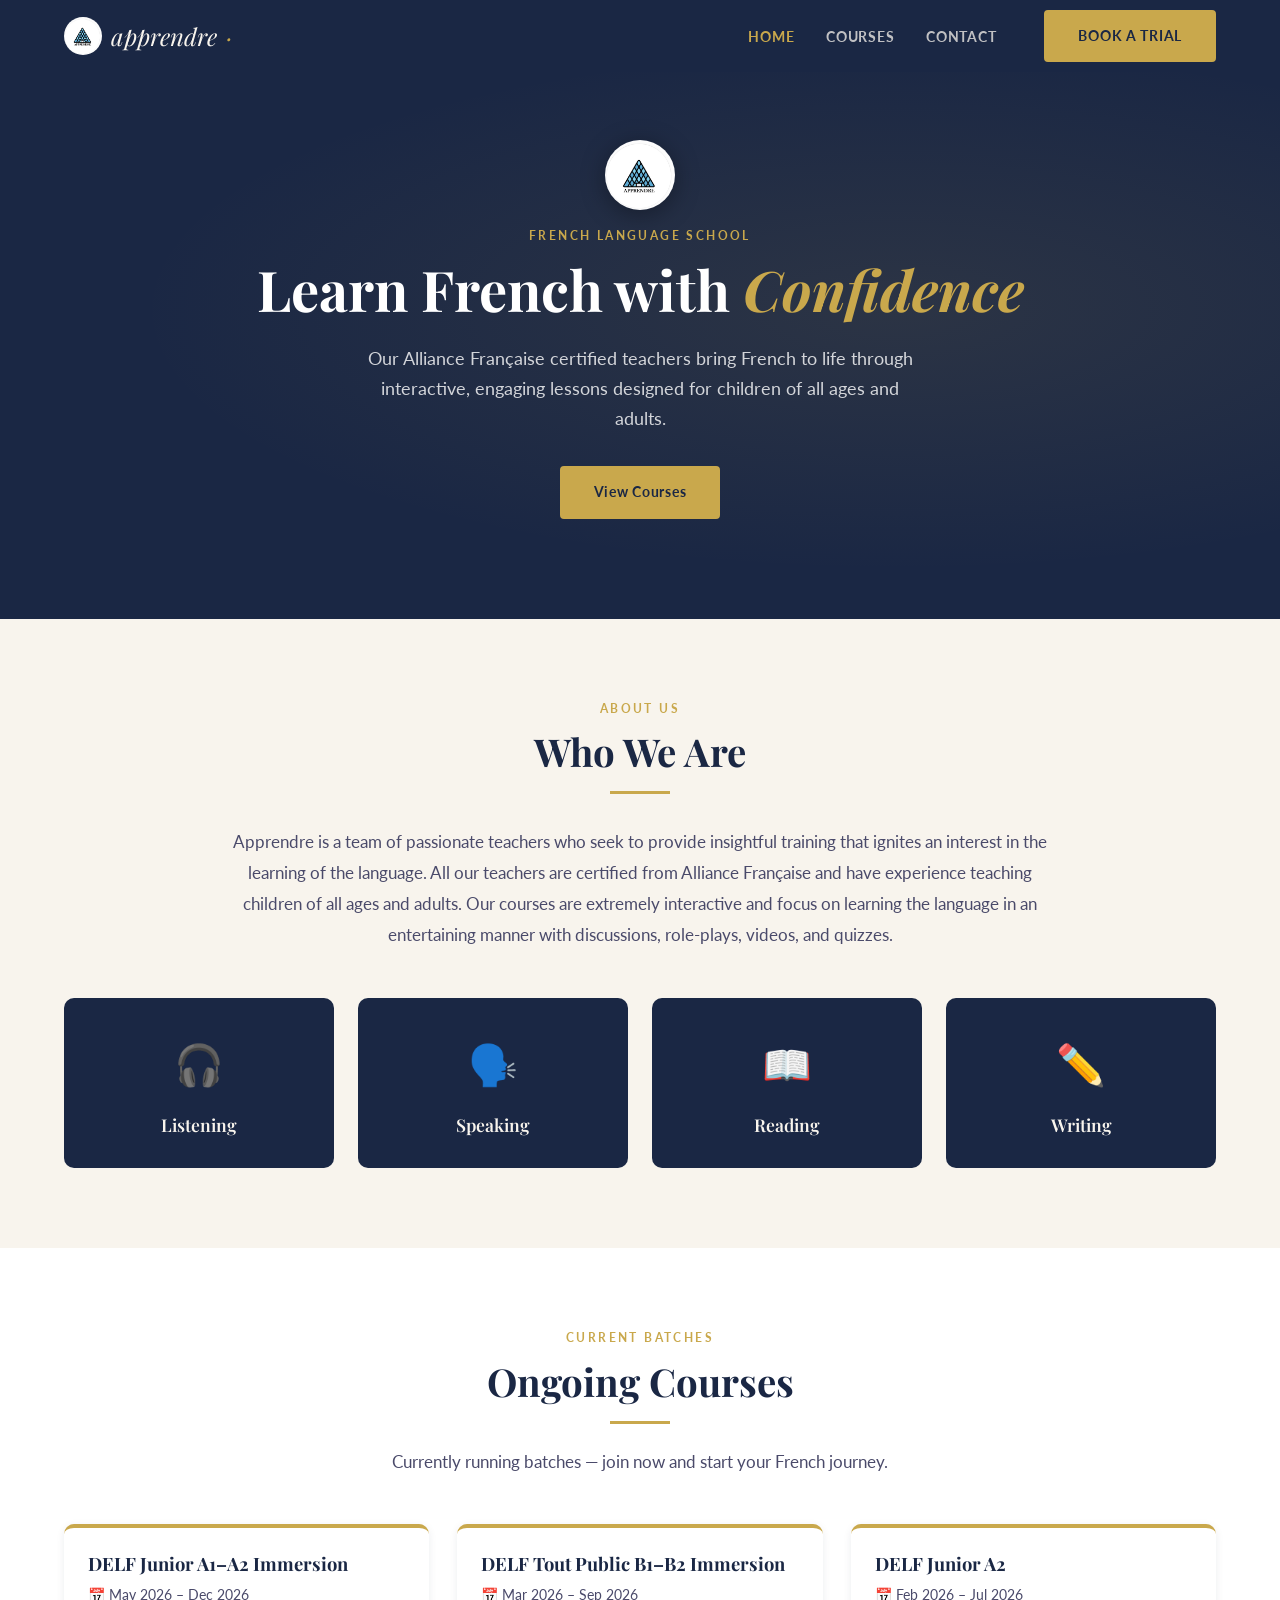
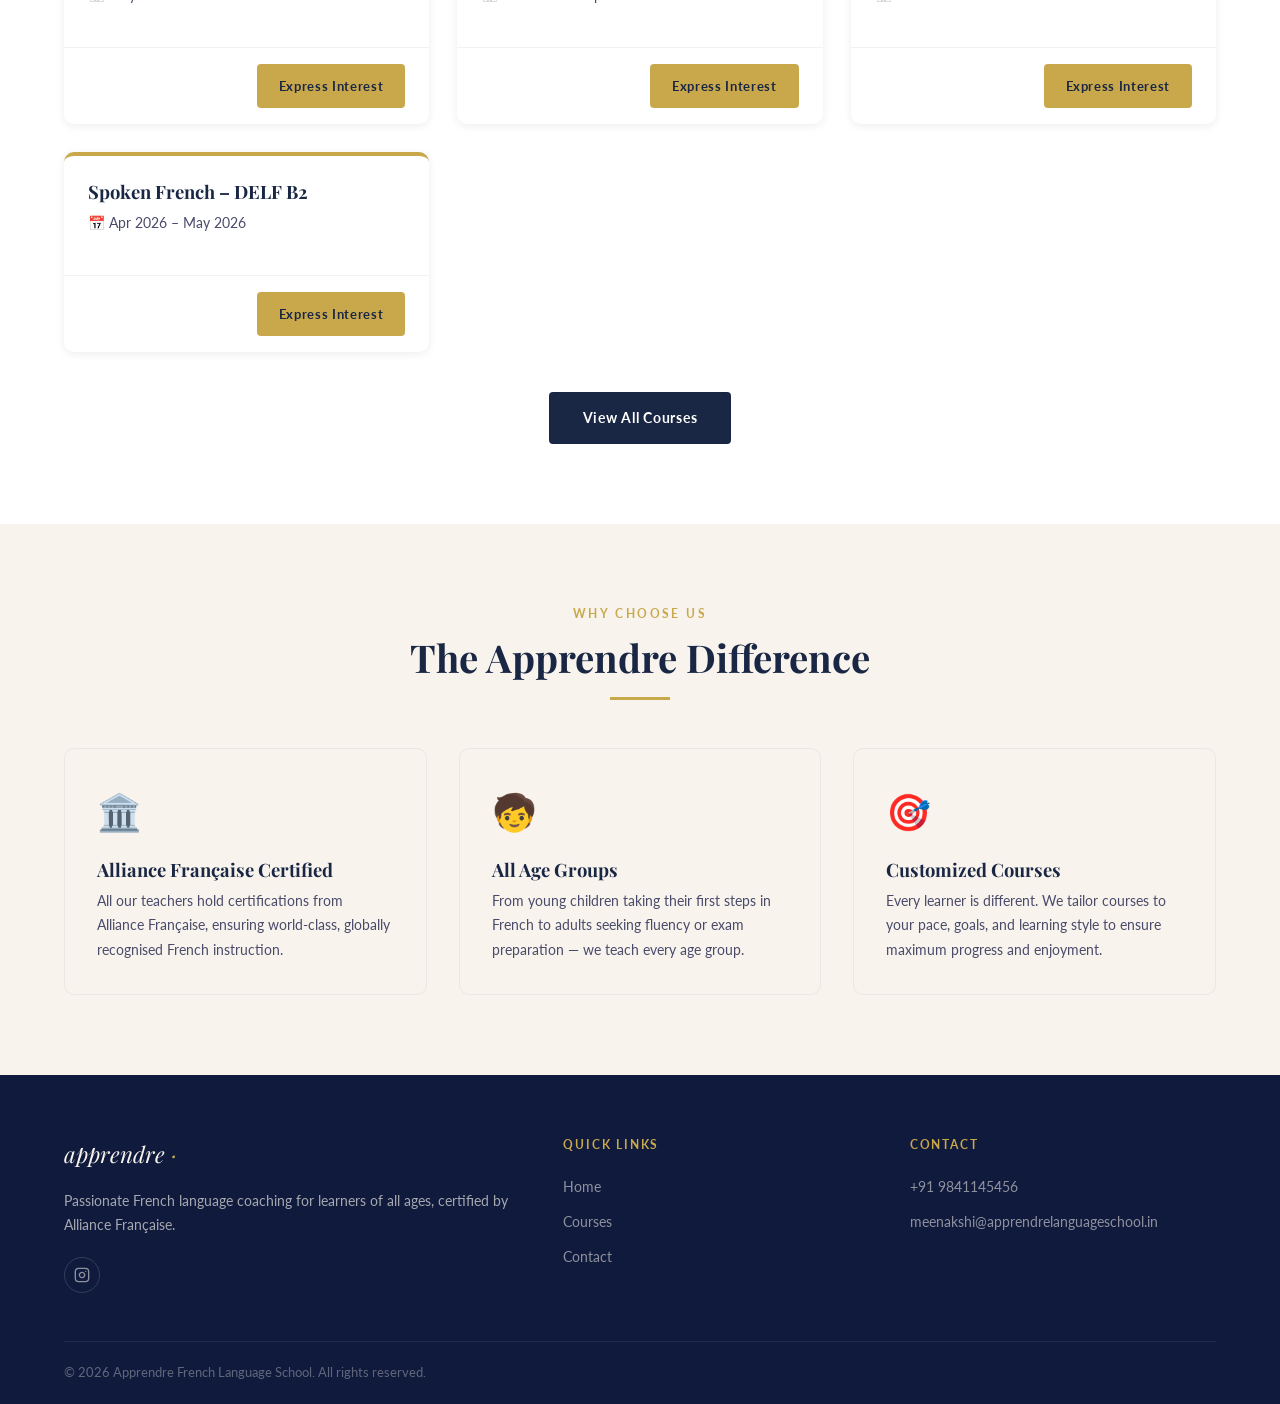
<file: index.html>
<!DOCTYPE html>
<html lang="en">
<head>
  <meta charset="UTF-8" />
  <meta name="viewport" content="width=device-width, initial-scale=1.0" />
  <title>Apprendre — French Language School</title>
  <meta name="description" content="Apprendre French Language School — Alliance Française certified teachers for children of all ages and adults." />
  <link rel="stylesheet" href="css/style.css?v=2" />
</head>
<body>

  <!-- Navigation -->
  <nav class="navbar" role="navigation" aria-label="Main navigation">
    <div class="container">
      <a href="index.html" class="navbar-brand">
        <img src="images/Logo%20post.jpg" alt="Apprendre logo" class="navbar-logo" />
        <em>apprendre</em> <span>·</span>
      </a>
      <ul class="navbar-links" role="list">
        <li><a href="index.html" class="active">Home</a></li>
        <li><a href="courses.html">Courses</a></li>
        <li><a href="contact.html">Contact</a></li>
        <li class="navbar-cta"><a href="contact.html" class="btn btn-primary">Book a Trial</a></li>
      </ul>
      <button class="hamburger" aria-label="Toggle menu" aria-expanded="false">
        <span></span><span></span><span></span>
      </button>
    </div>
  </nav>

  <!-- Hero -->
  <section class="hero" id="home" style="background-color:#1a2744">
    <div class="container hero-centered-content">
      <img src="images/Logo%20post.jpg" alt="Apprendre French Language School" class="hero-logo" />
      <p class="section-label">French Language School</p>
      <h1 class="hero-title">Learn French with <em>Confidence</em></h1>
      <p class="hero-description">
        Our Alliance Française certified teachers bring French to life through interactive, engaging lessons designed for children of all ages and adults.
      </p>
      <a href="courses.html" class="btn btn-primary">View Courses</a>
    </div>
  </section>

  <!-- About Us -->
  <section id="about">
    <div class="container">
      <div class="text-center">
        <p class="section-label">About Us</p>
        <h2 class="section-title">Who We Are</h2>
        <div class="divider"></div>
      </div>
      <p class="about-text">
        Apprendre is a team of passionate teachers who seek to provide insightful training that ignites an interest in the learning of the language. All our teachers are certified from Alliance Française and have experience teaching children of all ages and adults. Our courses are extremely interactive and focus on learning the language in an entertaining manner with discussions, role-plays, videos, and quizzes.
      </p>
      <div class="competencies-grid">
        <div class="competency-card">
          <div class="competency-icon">🎧</div>
          <h3>Listening</h3>
        </div>
        <div class="competency-card">
          <div class="competency-icon">🗣️</div>
          <h3>Speaking</h3>
        </div>
        <div class="competency-card">
          <div class="competency-icon">📖</div>
          <h3>Reading</h3>
        </div>
        <div class="competency-card">
          <div class="competency-icon">✏️</div>
          <h3>Writing</h3>
        </div>
      </div>
    </div>
  </section>

  <!-- Ongoing Courses Preview -->
  <section id="ongoing-courses">
    <div class="container">
      <div class="text-center">
        <p class="section-label">Current Batches</p>
        <h2 class="section-title">Ongoing Courses</h2>
        <div class="divider"></div>
        <p class="section-subtitle">Currently running batches — join now and start your French journey.</p>
      </div>
      <div class="courses-grid" id="ongoingCoursesPreview">
        <div style="grid-column:1/-1;text-align:center;padding:3rem;color:var(--text-light)">Loading courses…</div>
      </div>
      <div style="text-align:center;margin-top:2.5rem">
        <a href="courses.html" class="btn btn-navy">View All Courses</a>
      </div>
    </div>
  </section>

  <!-- Why Choose Us -->
  <section id="why">
    <div class="container">
      <div class="text-center">
        <p class="section-label">Why Choose Us</p>
        <h2 class="section-title">The Apprendre Difference</h2>
        <div class="divider"></div>
      </div>
      <div class="features-grid why-3col">
        <div class="feature-card">
          <div class="feature-icon">🏛️</div>
          <h3>Alliance Française Certified</h3>
          <p>All our teachers hold certifications from Alliance Française, ensuring world-class, globally recognised French instruction.</p>
        </div>
        <div class="feature-card">
          <div class="feature-icon">🧒</div>
          <h3>All Age Groups</h3>
          <p>From young children taking their first steps in French to adults seeking fluency or exam preparation — we teach every age group.</p>
        </div>
        <div class="feature-card">
          <div class="feature-icon">🎯</div>
          <h3>Customized Courses</h3>
          <p>Every learner is different. We tailor courses to your pace, goals, and learning style to ensure maximum progress and enjoyment.</p>
        </div>
      </div>
    </div>
  </section>

  <!-- Footer -->
  <footer class="footer">
    <div class="container">
      <div class="footer-grid footer-grid-3col">
        <div>
          <span class="footer-brand"><em>apprendre</em> <span>·</span></span>
          <p class="footer-tagline">Passionate French language coaching for learners of all ages, certified by Alliance Française.</p>
          <div class="social-links">
            <a href="#" class="social-link" aria-label="Instagram">
              <svg xmlns="http://www.w3.org/2000/svg" width="16" height="16" viewBox="0 0 24 24" fill="none" stroke="currentColor" stroke-width="2" stroke-linecap="round" stroke-linejoin="round"><rect x="2" y="2" width="20" height="20" rx="5" ry="5"/><path d="M16 11.37A4 4 0 1 1 12.63 8 4 4 0 0 1 16 11.37z"/><line x1="17.5" y1="6.5" x2="17.51" y2="6.5"/></svg>
            </a>
          </div>
        </div>
        <div>
          <p class="footer-heading">Quick Links</p>
          <ul class="footer-links">
            <li><a href="index.html">Home</a></li>
            <li><a href="courses.html">Courses</a></li>
            <li><a href="contact.html">Contact</a></li>
          </ul>
        </div>
        <div>
          <p class="footer-heading">Contact</p>
          <ul class="footer-links">
            <li><a href="tel:+919841145456">+91 9841145456</a></li>
            <li><a href="mailto:meenakshi@apprendrelanguageschool.in">meenakshi@apprendrelanguageschool.in</a></li>
          </ul>
        </div>
      </div>
      <div class="footer-bottom">
        <span>&copy; 2026 Apprendre French Language School. All rights reserved.</span>
      </div>
    </div>
  </footer>

  <script src="js/main.js"></script>
  <script src="js/courses-data.js"></script>
  <script src="js/courses.js"></script>
</body>
</html>
</file>
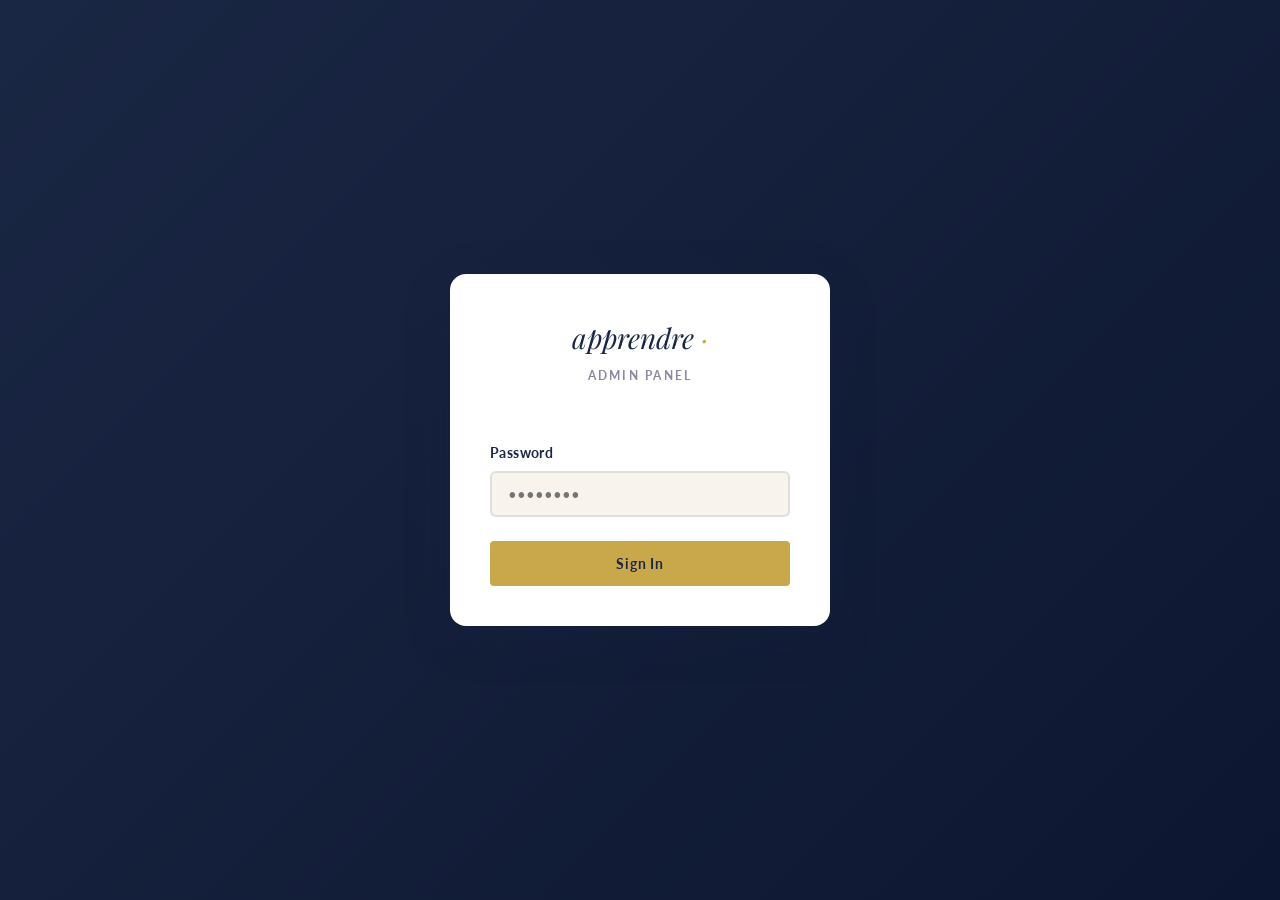
<file: admin.html>
<!DOCTYPE html>
<html lang="en">
<head>
  <meta charset="UTF-8" />
  <meta name="viewport" content="width=device-width, initial-scale=1.0" />
  <title>Admin — Apprendre</title>
  <!-- Prevent search engines from indexing this page -->
  <meta name="robots" content="noindex, nofollow" />
  <link rel="stylesheet" href="css/style.css?v=2" />
  <style>
    /* ── Admin layout ── */
    body { background: #eeeae4; margin: 0; padding: 0; }

    .admin-layout {
      display: grid;
      grid-template-columns: minmax(0, 1fr); /* sidebar is position:fixed, so it takes no grid column */
      min-height: 100vh;
    }

    /* ── Sidebar ── */
    .admin-sidebar {
      background: var(--navy);
      position: fixed;
      top: 0; left: 0;
      height: 100vh;
      width: 240px;
      display: flex;
      flex-direction: column;
      overflow-y: auto;
      z-index: 100;
      transform: none; /* style.css hides this sidebar on small screens; this page has no toggle */
    }

    .sidebar-logo {
      padding: 1.5rem 1.75rem 1.25rem;
      border-bottom: 1px solid rgba(201,168,76,.15);
      font-family: 'Playfair Display', serif;
      font-size: 1.3rem;
      color: var(--cream);
      font-style: italic;
      letter-spacing: .01em;
    }
    .sidebar-logo span { color: var(--gold); }
    .sidebar-logo small {
      display: block;
      font-family: 'Lato', sans-serif;
      font-size: .68rem;
      font-style: normal;
      font-weight: 700;
      letter-spacing: .18em;
      text-transform: uppercase;
      color: rgba(248,244,237,.35);
      margin-top: .2rem;
    }

    .sidebar-nav { padding: 1.25rem 0; flex: 1; }
    .sidebar-nav-label {
      font-size: .68rem; font-weight: 700; letter-spacing: .18em;
      text-transform: uppercase; color: rgba(248,244,237,.3);
      padding: 1rem 1.75rem .4rem;
    }
    .sidebar-nav a {
      display: flex; align-items: center; gap: .7rem;
      padding: .7rem 1.75rem;
      color: rgba(248,244,237,.6);
      font-size: .875rem; font-weight: 400;
      transition: all var(--transition);
      text-decoration: none;
    }
    .sidebar-nav a:hover, .sidebar-nav a.active {
      background: rgba(201,168,76,.1);
      color: var(--gold);
      border-right: 3px solid var(--gold);
    }
    .sidebar-nav .nav-icon { font-size: 1rem; flex-shrink: 0; }

    .sidebar-bottom {
      border-top: 1px solid rgba(255,255,255,.07);
      padding: .75rem 0;
    }
    .sidebar-bottom a {
      display: flex; align-items: center; gap: .7rem;
      padding: .65rem 1.75rem;
      color: rgba(248,244,237,.5);
      font-size: .875rem;
      transition: color var(--transition);
      text-decoration: none;
    }
    .sidebar-bottom a:hover { color: var(--gold); }

    /* ── Main content ── */
    .admin-main {
      margin-left: 240px;
      display: flex;
      flex-direction: column;
      min-height: 100vh;
    }

    .admin-topbar {
      background: var(--white);
      padding: 1rem 2rem;
      display: flex;
      align-items: center;
      justify-content: space-between;
      box-shadow: 0 1px 0 rgba(26,39,68,.07);
      position: sticky;
      top: 0;
      z-index: 50;
    }
    .admin-topbar h1 { font-size: 1.25rem; color: var(--navy); }
    .topbar-user {
      display: flex; align-items: center; gap: .75rem;
      font-size: .85rem; color: var(--text-light);
    }
    .topbar-avatar {
      width: 34px; height: 34px; border-radius: 50%;
      background: var(--navy);
      display: flex; align-items: center; justify-content: center;
      color: var(--gold);
      font-family: 'Playfair Display', serif;
      font-weight: 700; font-size: 1rem;
    }

    .admin-content { padding: 2rem; flex: 1; }

    .admin-section { display: none; }
    .admin-section.active { display: block; }

    /* ── Stat cards ── */
    .stats-grid {
      display: grid;
      grid-template-columns: repeat(auto-fit, minmax(180px, 1fr));
      gap: 1.25rem;
      margin-bottom: 2rem;
    }
    .stat-card {
      background: var(--white); border-radius: 10px;
      padding: 1.5rem; box-shadow: var(--shadow-sm);
      display: flex; align-items: center; gap: 1rem;
    }
    .stat-card-icon {
      width: 48px; height: 48px; border-radius: 10px;
      display: flex; align-items: center; justify-content: center;
      font-size: 1.4rem; flex-shrink: 0;
    }
    .icon-navy  { background: rgba(26,39,68,.08); }
    .icon-gold  { background: rgba(201,168,76,.12); }
    .icon-blue  { background: rgba(59,130,246,.1); }
    .icon-amber { background: rgba(234,179,8,.1); }
    .stat-card-value {
      font-family: 'Playfair Display', serif;
      font-size: 1.75rem; color: var(--navy); line-height: 1;
    }
    .stat-card-label { font-size: .78rem; color: var(--text-light); margin-top: .2rem; }

    /* ── Table card ── */
    .table-card {
      background: var(--white);
      border-radius: 10px;
      box-shadow: var(--shadow-sm);
      overflow: hidden;
    }
    .table-card-header {
      display: flex; align-items: center; justify-content: space-between;
      padding: 1.1rem 1.5rem;
      border-bottom: 1px solid rgba(26,39,68,.06);
      flex-wrap: wrap; gap: .75rem;
    }
    .table-card-header h3 { font-size: 1rem; color: var(--navy); }

    .table-card-actions { display: flex; gap: .6rem; align-items: center; }

    .table-wrap { overflow-x: auto; }

    table { width: 100%; border-collapse: collapse; }
    thead th {
      font-size: .72rem; font-weight: 700; letter-spacing: .1em;
      text-transform: uppercase; color: var(--text-light);
      padding: .75rem 1.25rem; text-align: left;
      background: rgba(26,39,68,.02);
      border-bottom: 1px solid rgba(26,39,68,.06);
      white-space: nowrap;
    }
    tbody td {
      padding: .9rem 1.25rem;
      font-size: .875rem; color: var(--text-mid);
      border-bottom: 1px solid rgba(26,39,68,.04);
      vertical-align: middle;
    }
    tbody tr:last-child td { border-bottom: none; }
    tbody tr:hover { background: rgba(201,168,76,.03); }

    .course-title-cell strong { color: var(--navy); font-size: .9rem; display: block; }
    .course-title-cell span   { font-size: .78rem; color: var(--text-light); }

    /* ── Inline badges ── */
    .badge-sm {
      display: inline-block; padding: .15rem .55rem; border-radius: 20px;
      font-size: .68rem; font-weight: 700; letter-spacing: .04em; text-transform: uppercase;
    }
    .badge-sm.delf            { background: rgba(201,168,76,.14); color: #7a5500; }
    .badge-sm.casual          { background: rgba(34,197,94,.1);   color: #166534; }
    .badge-sm.school-tutoring { background: rgba(139,92,246,.1);  color: #5b21b6; }
    .badge-sm.tef             { background: rgba(59,130,246,.1);  color: #1e40af; }
    .badge-sm.type-ongoing-batch { background: rgba(26,39,68,.08); color: var(--navy); }
    .badge-sm.type-individual    { background: rgba(59,130,246,.08); color: #1e40af; }
    .badge-sm.type-upcoming      { background: rgba(234,179,8,.1);  color: #92400e; }

    .badge-open   { background: rgba(34,197,94,.12); color: #166534; }
    .badge-closed { background: rgba(239,68,68,.08); color: #b91c1c; }

    /* ── Action buttons ── */
    .action-btns { display: flex; gap: .4rem; }
    .action-btn {
      padding: .28rem .65rem; font-size: .75rem;
      border-radius: 4px; cursor: pointer;
      border: 1px solid transparent; font-weight: 700;
      transition: all var(--transition); font-family: 'Lato', sans-serif;
    }
    .action-btn-edit   { background: rgba(26,39,68,.07); color: var(--navy); border-color: rgba(26,39,68,.1); }
    .action-btn-delete { background: rgba(239,68,68,.07); color: #b91c1c;    border-color: rgba(239,68,68,.12); }
    .action-btn-edit:hover   { background: var(--navy); color: var(--white); }
    .action-btn-delete:hover { background: #b91c1c; color: var(--white); }

    /* ── Toggle switch ── */
    .toggle-wrap { display: flex; align-items: center; gap: .75rem; }
    .toggle-wrap label { font-size: .875rem; color: var(--text-mid); font-weight: 400; cursor: pointer; }
    .toggle { position: relative; display: inline-block; width: 44px; height: 24px; flex-shrink: 0; }
    .toggle input { opacity: 0; width: 0; height: 0; }
    .toggle-slider {
      position: absolute; cursor: pointer; inset: 0;
      background: rgba(26,39,68,.15); border-radius: 24px; transition: .2s;
    }
    .toggle-slider::before {
      content: ''; position: absolute;
      height: 18px; width: 18px; left: 3px; bottom: 3px;
      background: var(--white); border-radius: 50%; transition: .2s;
      box-shadow: 0 1px 3px rgba(0,0,0,.2);
    }
    .toggle input:checked + .toggle-slider { background: var(--gold); }
    .toggle input:checked + .toggle-slider::before { transform: translateX(20px); }

    /* ── JSON Export Panel ── */
    .json-panel {
      margin-top: 2rem;
      background: var(--white);
      border-radius: 10px;
      box-shadow: var(--shadow-sm);
      overflow: hidden;
    }
    .json-panel-header {
      display: flex; align-items: center; justify-content: space-between;
      padding: 1.1rem 1.5rem;
      border-bottom: 1px solid rgba(26,39,68,.07);
    }
    .json-panel-header h3 { font-size: 1rem; color: var(--navy); }
    .json-close {
      background: none; border: none; font-size: 1.5rem;
      cursor: pointer; color: var(--text-light); line-height: 1;
      padding: 0; transition: color var(--transition);
    }
    .json-close:hover { color: var(--navy); }
    .json-note {
      background: rgba(201,168,76,.07);
      border-left: 4px solid var(--gold);
      padding: 1rem 1.5rem;
      font-size: .875rem;
      color: var(--text-mid);
      line-height: 1.65;
    }
    .json-note strong { color: var(--navy); }
    .unsaved-note {
      font-family: 'Lato', sans-serif;
      font-size: .78rem;
      font-weight: 700;
      color: #b7791f;
      margin-left: .5rem;
      vertical-align: middle;
    }
    .token-steps {
      font-size: .85rem;
      color: var(--text-mid);
      line-height: 1.6;
      margin: 0 0 1.25rem 1.25rem;
    }
    .token-steps li { margin-bottom: .35rem; }
    .json-note code {
      background: rgba(26,39,68,.08);
      padding: .1rem .35rem;
      border-radius: 3px;
      font-size: .85em;
      color: var(--navy);
    }
    .json-textarea {
      display: block;
      width: 100%;
      height: 340px;
      font-family: 'Courier New', Courier, monospace;
      font-size: .8rem;
      padding: 1.25rem 1.5rem;
      border: none;
      border-top: 1px solid rgba(26,39,68,.07);
      border-bottom: 1px solid rgba(26,39,68,.07);
      resize: vertical;
      color: var(--text-dark);
      background: rgba(26,39,68,.015);
      outline: none;
      line-height: 1.55;
      box-sizing: border-box;
    }
    .json-actions {
      display: flex; gap: .75rem;
      padding: 1.1rem 1.5rem;
      justify-content: flex-end;
    }

    /* ── Login overlay ── */
    #loginOverlay {
      position: fixed; inset: 0;
      background: linear-gradient(135deg, var(--navy) 0%, #0d1630 100%);
      display: flex; align-items: center; justify-content: center;
      z-index: 9999; padding: 1rem;
    }
    #loginBox {
      background: var(--white);
      border-radius: 16px;
      padding: 2.5rem;
      width: 100%;
      max-width: 380px;
      box-shadow: var(--shadow-lg);
    }
    .login-logo {
      text-align: center;
      margin-bottom: 2rem;
    }
    .login-logo .brand {
      font-family: 'Playfair Display', serif;
      font-size: 1.75rem;
      color: var(--navy);
      font-style: italic;
    }
    .login-logo .brand span { color: var(--gold); }
    .login-logo p {
      font-size: .78rem;
      font-weight: 700;
      letter-spacing: .18em;
      text-transform: uppercase;
      color: var(--text-light);
      margin-top: .2rem;
    }

    .login-error {
      font-size: .82rem;
      color: #b91c1c;
      text-align: center;
      min-height: 1.2em;
      margin-bottom: .5rem;
    }

    @keyframes shake {
      0%, 100% { transform: translateX(0); }
      20%       { transform: translateX(-8px); }
      40%       { transform: translateX(8px); }
      60%       { transform: translateX(-5px); }
      80%       { transform: translateX(5px); }
    }
    .shake { animation: shake .45s ease; }

    /* ── Modal ── */
    .modal-overlay {
      position: fixed; inset: 0;
      background: rgba(10,15,30,.6);
      z-index: 2000;
      display: none; align-items: center; justify-content: center; padding: 1rem;
    }
    .modal-overlay.open { display: flex; }
    .modal {
      background: var(--white); border-radius: 12px;
      width: 100%; max-width: 580px;
      max-height: 90vh; overflow-y: auto;
      box-shadow: var(--shadow-lg);
    }
    .modal-header {
      display: flex; align-items: center; justify-content: space-between;
      padding: 1.35rem 1.75rem;
      border-bottom: 1px solid rgba(26,39,68,.08);
      position: sticky; top: 0; background: var(--white); z-index: 1;
    }
    .modal-header h3 { font-size: 1.15rem; color: var(--navy); }
    .modal-close {
      background: none; border: none; font-size: 1.5rem;
      cursor: pointer; color: var(--text-light); line-height: 1; padding: 0;
    }
    .modal-close:hover { color: var(--navy); }
    .modal-body { padding: 1.75rem; }
    .modal-footer {
      padding: 1.1rem 1.75rem;
      border-top: 1px solid rgba(26,39,68,.08);
      display: flex; justify-content: flex-end; gap: .6rem;
    }

    /* ── Responsive ── */
    @media (max-width: 768px) {
      .admin-layout { grid-template-columns: 1fr; }
      .admin-sidebar { width: 100%; height: auto; position: relative; }
      .admin-main { margin-left: 0; }
    }
  </style>
</head>
<body>

  <!-- ════════════════════════════════════════════════
       LOGIN OVERLAY
       Stored as SHA-256: 0495c2807471a7ac98d62ff6d716cfb844ec7304da061660eccb9801cb75e054
       To change password: run sha256('new-password') in DevTools and update PASS_HASH below
  ═════════════════════════════════════════════════ -->
  <div id="loginOverlay">
    <div id="loginBox">
      <div class="login-logo">
        <div class="brand"><em>apprendre</em> <span>·</span></div>
        <p>Admin Panel</p>
      </div>
      <form id="loginForm" novalidate autocomplete="off">
        <div class="login-error" id="loginError"></div>
        <div class="form-group">
          <label for="adminPass">Password</label>
          <input type="password" id="adminPass" placeholder="••••••••"
            autocomplete="current-password" required />
        </div>
        <button type="submit" class="btn btn-primary" style="width:100%;margin-top:.25rem" id="loginBtn">
          Sign In
        </button>
      </form>
    </div>
  </div>

  <!-- ════════════════════════════════════════════════
       ADMIN SHELL (hidden until authenticated)
  ═════════════════════════════════════════════════ -->
  <div class="admin-layout" id="adminShell" style="visibility:hidden">

    <!-- Sidebar -->
    <aside class="admin-sidebar">
      <div class="sidebar-logo">
        <em>apprendre</em> <span>·</span>
        <small>Admin Panel</small>
      </div>
      <nav class="sidebar-nav">
        <p class="sidebar-nav-label">Main</p>
        <a href="#" data-section="dashboardSection" class="active">
          <span class="nav-icon">📊</span> Dashboard
        </a>
        <a href="#" data-section="coursesSection">
          <span class="nav-icon">📚</span> Courses
        </a>
      </nav>
      <div class="sidebar-bottom">
        <a href="index.html" target="_blank" rel="noopener">
          <span class="nav-icon">🌐</span> View Site
        </a>
        <a href="#" onclick="forgetToken(); return false;">
          <span class="nav-icon">🔑</span> Forget GitHub Token
        </a>
        <a href="#" onclick="logout(); return false;">
          <span class="nav-icon">🚪</span> Sign Out
        </a>
      </div>
    </aside>

    <!-- Main -->
    <main class="admin-main">

      <div class="admin-topbar">
        <h1 id="adminPageTitle">Dashboard</h1>
        <div class="topbar-user">
          <span>Logged in as Admin</span>
          <div class="topbar-avatar">A</div>
        </div>
      </div>

      <div class="admin-content">

        <!-- ── Dashboard ── -->
        <div class="admin-section active" id="dashboardSection">
          <div class="stats-grid">
            <div class="stat-card">
              <div class="stat-card-icon icon-navy">📚</div>
              <div>
                <div class="stat-card-value" id="statTotal">—</div>
                <div class="stat-card-label">Total Courses</div>
              </div>
            </div>
            <div class="stat-card">
              <div class="stat-card-icon icon-gold">▶</div>
              <div>
                <div class="stat-card-value" id="statOngoing">—</div>
                <div class="stat-card-label">Ongoing Batches</div>
              </div>
            </div>
            <div class="stat-card">
              <div class="stat-card-icon icon-blue">👤</div>
              <div>
                <div class="stat-card-value" id="statIndividual">—</div>
                <div class="stat-card-label">Individual Classes</div>
              </div>
            </div>
            <div class="stat-card">
              <div class="stat-card-icon icon-amber">🔜</div>
              <div>
                <div class="stat-card-value" id="statUpcoming">—</div>
                <div class="stat-card-label">Upcoming</div>
              </div>
            </div>
          </div>

          <div class="table-card">
            <div class="table-card-header">
              <h3>All Courses — Quick View</h3>
              <button class="btn btn-navy" onclick="switchSection('coursesSection')"
                style="padding:.4rem 1rem;font-size:.8rem">Manage →</button>
            </div>
            <div class="table-wrap">
              <table>
                <thead>
                  <tr>
                    <th>Title</th>
                    <th>Category</th>
                    <th>Type</th>
                    <th>Admissions</th>
                  </tr>
                </thead>
                <tbody id="dashCoursesBody">
                  <tr><td colspan="4" style="text-align:center;padding:2rem;color:var(--text-light)">Loading…</td></tr>
                </tbody>
              </table>
            </div>
          </div>
        </div>

        <!-- ── Courses ── -->
        <div class="admin-section" id="coursesSection">
          <div class="table-card">
            <div class="table-card-header">
              <h3>All Courses <span class="unsaved-note" id="unsavedNote" hidden>● Unpublished changes</span></h3>
              <div class="table-card-actions">
                <button class="btn btn-primary" onclick="openAddModal()"
                  style="padding:.5rem 1.1rem;font-size:.85rem">+ Add New Course</button>
                <button class="btn btn-navy" onclick="publishCourses()" id="publishBtn"
                  style="padding:.5rem 1.1rem;font-size:.85rem">🚀 Publish to Website</button>
                <button class="btn btn-outline" onclick="generateJson()"
                  style="padding:.5rem 1.1rem;font-size:.85rem;color:var(--navy);border-color:rgba(26,39,68,.2)">⬇ Generate File</button>
              </div>
            </div>
            <div class="table-wrap">
              <table>
                <thead>
                  <tr>
                    <th>Title</th>
                    <th>Category</th>
                    <th>Type</th>
                    <th>Date Range</th>
                    <th>Admissions</th>
                    <th>Actions</th>
                  </tr>
                </thead>
                <tbody id="adminCoursesBody">
                  <tr><td colspan="6" style="text-align:center;padding:2rem;color:var(--text-light)">Loading…</td></tr>
                </tbody>
              </table>
            </div>
          </div>

          <!-- ════════════════════════════════════════
               EXPORT PANEL (manual fallback for "Publish to Website")
               NOTE FOR DEVELOPERS:
               GitHub Pages serves static files — there is no server-side write capability.
               "Publish to Website" commits js/courses-data.js through the GitHub API using a
               token kept in this browser. Without a token, publish manually:
                 1. Download the file using the button below
                 2. Replace js/courses-data.js in your repository
                    (drag-and-drop on GitHub.com → your repo → js/ folder works perfectly)
                 3. Commit the change — the live site will update automatically.
          ══════════════════════════════════════════ -->
          <div id="jsonPanel" style="display:none">
            <div class="json-panel">
              <div class="json-panel-header">
                <h3>Generated courses-data.js</h3>
                <button class="json-close" onclick="closeJsonPanel()" aria-label="Close">&times;</button>
              </div>
              <div class="json-note">
                <strong>ℹ GitHub Pages is static</strong> — this panel cannot write files directly to the server.
                To save your changes, download the file below and commit <code>js/courses-data.js</code>
                to your repository. On GitHub.com you can drag-and-drop the file onto the
                <code>js/</code> folder in your repo to replace it in one step.
              </div>
              <textarea id="jsonOutput" class="json-textarea" readonly spellcheck="false"
                aria-label="Generated courses-data.js content"></textarea>
              <div class="json-actions">
                <button class="btn btn-outline" onclick="copyJson()"
                  style="color:var(--navy);border-color:rgba(26,39,68,.2)">
                  Copy to Clipboard
                </button>
                <button class="btn btn-primary" onclick="downloadJson()">
                  ⬇ Download courses-data.js
                </button>
              </div>
            </div>
          </div>

        </div>
      </div><!-- /admin-content -->
    </main>
  </div><!-- /admin-layout -->

  <!-- ════════════════════════════════════════════════
       COURSE EDIT / ADD MODAL
  ═════════════════════════════════════════════════ -->
  <div class="modal-overlay" id="courseModal" role="dialog" aria-modal="true" aria-labelledby="courseModalTitle">
    <div class="modal">
      <div class="modal-header">
        <h3 id="courseModalTitle">Add New Course</h3>
        <button class="modal-close" onclick="closeCourseModal()" aria-label="Close">&times;</button>
      </div>
      <div class="modal-body">
        <form id="courseForm" novalidate>
          <!-- Hidden: stores the ID when editing -->
          <input type="hidden" id="fId" />

          <div class="form-group">
            <label for="fTitle">Title *</label>
            <input type="text" id="fTitle" required placeholder="e.g. DELF Junior A2" />
          </div>

          <div class="form-row">
            <div class="form-group">
              <label for="fCategory">Category *</label>
              <select id="fCategory">
                <option value="delf">DELF</option>
                <option value="tef">TEF / TCF</option>
                <option value="school-tutoring">School Tutoring</option>
                <option value="casual">Casual French</option>
              </select>
            </div>
            <div class="form-group">
              <label for="fType">Type *</label>
              <select id="fType">
                <option value="ongoing-batch">Ongoing Batch</option>
                <option value="individual">Individual Class</option>
                <option value="upcoming">Upcoming</option>
              </select>
            </div>
          </div>

          <div class="form-row">
            <div class="form-group">
              <label for="fStart">Start Date</label>
              <input type="month" id="fStart" />
            </div>
            <div class="form-group">
              <label for="fEnd">End Date</label>
              <input type="month" id="fEnd" />
            </div>
          </div>

          <div class="form-group">
            <label for="fDesc">Description *</label>
            <textarea id="fDesc" rows="4" required
              placeholder="Describe the course content, goals, and structure…"></textarea>
          </div>

          <div class="form-row">
            <div class="form-group">
              <label for="fAgeGroup">Age Group *</label>
              <select id="fAgeGroup">
                <option value="junior">Junior (children)</option>
                <option value="adult">Adult</option>
                <option value="all">All ages</option>
                <option value="school">School students</option>
              </select>
            </div>
            <div class="form-group" style="display:flex;flex-direction:column;justify-content:flex-end">
              <label style="margin-bottom:.6rem">Open for Admissions</label>
              <div class="toggle-wrap">
                <label class="toggle" aria-label="Open for admissions toggle">
                  <input type="checkbox" id="fAdmission" />
                  <span class="toggle-slider"></span>
                </label>
                <label for="fAdmission" style="cursor:pointer">Currently accepting students</label>
              </div>
            </div>
          </div>

        </form>
      </div>
      <div class="modal-footer">
        <button type="button" class="btn btn-outline" onclick="closeCourseModal()"
          style="color:var(--navy);border-color:rgba(26,39,68,.2)">Cancel</button>
        <button type="submit" form="courseForm" class="btn btn-primary">Save Course</button>
      </div>
    </div>
  </div>

  <!-- ════════════════════════════════════════════════
       GITHUB TOKEN MODAL (shown on first publish)
  ═════════════════════════════════════════════════ -->
  <div class="modal-overlay" id="tokenModal" role="dialog" aria-modal="true" aria-labelledby="tokenModalTitle">
    <div class="modal">
      <div class="modal-header">
        <h3 id="tokenModalTitle">Connect to GitHub</h3>
        <button class="modal-close" onclick="closeTokenModal()" aria-label="Close">&times;</button>
      </div>
      <div class="modal-body">
        <form id="tokenForm" novalidate>
          <p style="font-size:.9rem;margin-bottom:1rem">
            Publishing saves your changes straight to the website. It needs a GitHub access token,
            which is remembered in this browser only. One-time setup:
          </p>
          <ol class="token-steps">
            <li>Open <a href="https://github.com/settings/personal-access-tokens/new" target="_blank" rel="noopener">GitHub → New fine-grained token</a> (sign in as <strong>rajkallamadi</strong>).</li>
            <li><strong>Token name:</strong> Apprendre admin. <strong>Expiration:</strong> your choice (e.g. 1 year).</li>
            <li><strong>Repository access:</strong> Only select repositories → <strong>apprendre</strong>.</li>
            <li><strong>Permissions → Repository permissions → Contents:</strong> Read and write.</li>
            <li>Click <strong>Generate token</strong>, copy it and paste it below.</li>
          </ol>
          <div class="form-group">
            <label for="tokenInput">GitHub token *</label>
            <input type="password" id="tokenInput" placeholder="github_pat_…" autocomplete="off" spellcheck="false" />
          </div>
          <div class="login-error" id="tokenError"></div>
          <p style="font-size:.8rem;color:var(--text-light)">
            Only use this on your own computer. Anyone using this browser can publish until you
            click <strong>Forget GitHub Token</strong> in the sidebar.
          </p>
        </form>
      </div>
      <div class="modal-footer">
        <button type="button" class="btn btn-outline" onclick="closeTokenModal()"
          style="color:var(--navy);border-color:rgba(26,39,68,.2)">Cancel</button>
        <button type="submit" form="tokenForm" class="btn btn-primary" id="tokenSaveBtn">Save &amp; Publish</button>
      </div>
    </div>
  </div>

  <script src="js/courses-data.js"></script>
  <script>
    /* ============================================================
       ADMIN PANEL — all logic self-contained (no external JS deps)
       SHA-256 hash stored below. To change password:
         1. Open DevTools console (F12)
         2. Run: sha256('your-new-password').then(h => console.log(h))
         3. Replace PASS_HASH with the result
    ============================================================ */

    const PASS_HASH = '0495c2807471a7ac98d62ff6d716cfb844ec7304da061660eccb9801cb75e054';

    /* ── State ── */
    let adminCourses = [];
    let editingId    = null;

    /* ── SHA-256 via Web Crypto API ── */
    async function sha256(str) {
      const buf = await crypto.subtle.digest('SHA-256', new TextEncoder().encode(str));
      return Array.from(new Uint8Array(buf))
        .map(b => b.toString(16).padStart(2, '0'))
        .join('');
    }

    /* ── Login form ── */
    document.getElementById('loginForm').addEventListener('submit', async e => {
      e.preventDefault();
      const btn = document.getElementById('loginBtn');
      const errEl = document.getElementById('loginError');
      errEl.textContent = '';
      btn.textContent = 'Checking…';
      btn.disabled = true;

      const entered = document.getElementById('adminPass').value;
      const hash    = await sha256(entered);

      if (hash === PASS_HASH) {
        sessionStorage.setItem('admin_auth', '1');
        document.getElementById('loginOverlay').style.display = 'none';
        showShell();
        loadCourses();
      } else {
        const box = document.getElementById('loginBox');
        box.classList.add('shake');
        setTimeout(() => box.classList.remove('shake'), 500);
        errEl.textContent = 'Incorrect password. Please try again.';
        document.getElementById('adminPass').value = '';
        document.getElementById('adminPass').focus();
        btn.textContent = 'Sign In';
        btn.disabled = false;
      }
    });

    function showShell() {
      document.getElementById('adminShell').style.visibility = 'visible';
    }

    function logout() {
      sessionStorage.removeItem('admin_auth');
      location.reload();
    }

    /* ── Load courses from js/courses-data.js (same file the public site reads) ──
       The site copy can lag a recent publish by a few minutes, so the latest
       committed version is then fetched from GitHub and used instead. */
    async function loadCourses() {
      if (window.COURSES_DATA) {
        adminCourses = window.COURSES_DATA.courses;
        renderDashboard();
        renderCoursesTable();
      }
      try {
        const latest = parseDataFile(await fetchDataFile());
        if (!isDirty && JSON.stringify(latest) !== JSON.stringify(adminCourses)) {
          adminCourses = latest;
          renderDashboard();
          renderCoursesTable();
        }
      } catch (err) {
        console.warn('Could not fetch latest courses from GitHub:', err);
        if (!window.COURSES_DATA) showToast('Could not load js/courses-data.js', 'error');
      }
    }

    /* ── Unpublished-changes tracking ── */
    let isDirty = false;
    function setDirty(dirty) {
      isDirty = dirty;
      document.getElementById('unsavedNote').hidden = !dirty;
    }
    window.addEventListener('beforeunload', e => {
      if (isDirty) { e.preventDefault(); e.returnValue = ''; }
    });

    /* ── GitHub publishing ── */
    const GH_REPO   = 'rajkallamadi/apprendre';
    const GH_BRANCH = 'main';
    const GH_PATH   = 'js/courses-data.js';
    const GH_API    = `https://api.github.com/repos/${GH_REPO}`;
    const TOKEN_KEY = 'apprendre_gh_token';
    let memToken    = null; // used when localStorage is unavailable

    function getToken() {
      try { return localStorage.getItem(TOKEN_KEY) || memToken; } catch { return memToken; }
    }
    function setToken(token) {
      memToken = token;
      try {
        if (token) localStorage.setItem(TOKEN_KEY, token);
        else localStorage.removeItem(TOKEN_KEY);
      } catch { /* memory only */ }
    }
    function forgetToken() {
      setToken(null);
      showToast('GitHub token removed from this browser.', 'success');
    }

    function ghHeaders(token, extra = {}) {
      const h = { Accept: 'application/vnd.github+json', 'X-GitHub-Api-Version': '2022-11-28', ...extra };
      if (token) h.Authorization = `Bearer ${token}`;
      return h;
    }

    async function fetchDataFile() {
      const res = await fetch(`${GH_API}/contents/${GH_PATH}?ref=${GH_BRANCH}`, {
        headers: ghHeaders(getToken(), { Accept: 'application/vnd.github.raw+json' }),
        cache: 'no-store',
      });
      if (!res.ok) throw new Error(`GitHub ${res.status}`);
      return res.text();
    }

    function parseDataFile(text) {
      const json = text.slice(text.indexOf('{'), text.lastIndexOf('}') + 1);
      return JSON.parse(json).courses;
    }

    function buildDataFile() {
      const json = JSON.stringify({ courses: adminCourses }, null, 2);
      return '/* ============================================================\n' +
             '   courses-data.js — course catalogue (edit here to update)\n' +
             '   ============================================================ */\n' +
             `window.COURSES_DATA = ${json};\n`;
    }

    function toBase64(str) {
      const bytes = new TextEncoder().encode(str);
      let bin = '';
      for (let i = 0; i < bytes.length; i++) bin += String.fromCharCode(bytes[i]);
      return btoa(bin);
    }

    class PublishError extends Error {
      constructor(message, badToken = false) { super(message); this.badToken = badToken; }
    }

    function explainStatus(status) {
      if (status === 401) return new PublishError('GitHub did not accept the token (it may be wrong or expired).', true);
      if (status === 403 || status === 404)
        return new PublishError(`The token is not allowed to change files in ${GH_REPO}. Check it has Contents: Read and write for the apprendre repository.`, true);
      if (status === 409 || status === 422) return new PublishError('The file changed on GitHub while publishing. Please try again.');
      return new PublishError(`GitHub returned an error (${status}). Please try again.`);
    }

    async function commitDataFile(token) {
      let res;
      try {
        res = await fetch(`${GH_API}/contents/${GH_PATH}?ref=${GH_BRANCH}`, { headers: ghHeaders(token), cache: 'no-store' });
      } catch { throw new PublishError('Could not reach GitHub. Check your internet connection.'); }
      if (!res.ok) throw explainStatus(res.status);
      const { sha } = await res.json();

      try {
        res = await fetch(`${GH_API}/contents/${GH_PATH}`, {
          method: 'PUT',
          headers: ghHeaders(token, { 'Content-Type': 'application/json' }),
          body: JSON.stringify({
            message: 'Update courses from admin panel',
            content: toBase64(buildDataFile()),
            sha,
            branch: GH_BRANCH,
          }),
        });
      } catch { throw new PublishError('Could not reach GitHub. Check your internet connection.'); }
      if (!res.ok) throw explainStatus(res.status);
    }

    async function publishCourses() {
      const token = getToken();
      if (!token) { openTokenModal(); return; }

      const btn = document.getElementById('publishBtn');
      const label = btn.textContent;
      btn.textContent = 'Publishing…';
      btn.disabled = true;
      try {
        await commitDataFile(token);
        setDirty(false);
        showToast('Published! The website will show the changes in a few minutes.', 'success');
      } catch (err) {
        if (err.badToken) {
          setToken(null);
          openTokenModal(err.message);
        } else {
          showToast(err.message || 'Publishing failed.', 'error');
        }
      } finally {
        btn.textContent = label;
        btn.disabled = false;
      }
    }

    function openTokenModal(message = '') {
      document.getElementById('tokenInput').value = '';
      document.getElementById('tokenError').textContent = message;
      document.getElementById('tokenModal').classList.add('open');
      setTimeout(() => document.getElementById('tokenInput').focus(), 60);
    }
    function closeTokenModal() {
      document.getElementById('tokenModal').classList.remove('open');
    }
    document.getElementById('tokenModal').addEventListener('click', e => {
      if (e.target === e.currentTarget) closeTokenModal();
    });

    document.getElementById('tokenForm').addEventListener('submit', async e => {
      e.preventDefault();
      const token = document.getElementById('tokenInput').value.trim();
      const errEl = document.getElementById('tokenError');
      if (!token) { errEl.textContent = 'Please paste your GitHub token.'; return; }

      const btn = document.getElementById('tokenSaveBtn');
      btn.textContent = 'Checking…';
      btn.disabled = true;
      errEl.textContent = '';
      try {
        let res;
        try {
          res = await fetch(GH_API, { headers: ghHeaders(token), cache: 'no-store' });
        } catch { throw new PublishError('Could not reach GitHub. Check your internet connection.'); }
        if (!res.ok) throw explainStatus(res.status);
        const repo = await res.json();
        if (!repo.permissions || !repo.permissions.push) throw explainStatus(403);

        setToken(token);
        closeTokenModal();
        publishCourses();
      } catch (err) {
        errEl.textContent = err.message;
      } finally {
        btn.innerHTML = 'Save &amp; Publish';
        btn.disabled = false;
      }
    });

    /* ── Labels ── */
    const CAT_LABELS  = { delf: 'DELF', casual: 'Casual French', 'school-tutoring': 'School Tutoring', tef: 'TEF / TCF' };
    const TYPE_LABELS = { 'ongoing-batch': 'Ongoing Batch', individual: 'Individual', upcoming: 'Upcoming' };

    /* ── Dashboard ── */
    function renderDashboard() {
      document.getElementById('statTotal').textContent      = adminCourses.length;
      document.getElementById('statOngoing').textContent    = adminCourses.filter(c => c.type === 'ongoing-batch').length;
      document.getElementById('statIndividual').textContent = adminCourses.filter(c => c.type === 'individual').length;
      document.getElementById('statUpcoming').textContent   = adminCourses.filter(c => c.type === 'upcoming').length;

      const tbody = document.getElementById('dashCoursesBody');
      tbody.innerHTML = adminCourses.map(c => `
        <tr>
          <td><strong style="color:var(--navy)">${c.title}</strong></td>
          <td><span class="badge-sm ${c.category}">${CAT_LABELS[c.category] || c.category}</span></td>
          <td><span class="badge-sm type-${c.type}">${TYPE_LABELS[c.type] || c.type}</span></td>
          <td>
            <span class="badge badge-sm ${c.openForAdmission ? 'badge-open badge-active' : 'badge-closed badge-inactive'}">
              ${c.openForAdmission ? 'Open' : 'Closed'}
            </span>
          </td>
        </tr>`).join('');
    }

    /* ── Courses table ── */
    function renderCoursesTable() {
      const tbody = document.getElementById('adminCoursesBody');
      if (adminCourses.length === 0) {
        tbody.innerHTML = '<tr><td colspan="6" style="text-align:center;padding:2rem;color:var(--text-light)">No courses yet. Click "+ Add New Course" to begin.</td></tr>';
        return;
      }
      tbody.innerHTML = adminCourses.map(c => `
        <tr>
          <td class="course-title-cell">
            <strong>${c.title}</strong>
            <span>${truncate(c.description, 60)}</span>
          </td>
          <td><span class="badge-sm ${c.category}">${CAT_LABELS[c.category] || c.category}</span></td>
          <td><span class="badge-sm type-${c.type}">${TYPE_LABELS[c.type] || c.type}</span></td>
          <td style="white-space:nowrap;font-size:.82rem">${fmtDateRange(c.startDate, c.endDate)}</td>
          <td>
            <span class="badge ${c.openForAdmission ? 'badge-active' : 'badge-inactive'}">
              ${c.openForAdmission ? 'Open' : 'Closed'}
            </span>
          </td>
          <td>
            <div class="action-btns">
              <button class="action-btn action-btn-edit"   onclick="openEditModal(${c.id})">Edit</button>
              <button class="action-btn action-btn-delete" onclick="deleteCourse(${c.id})">Delete</button>
            </div>
          </td>
        </tr>`).join('');
    }

    /* ── Helpers ── */
    function truncate(str, n) {
      return str && str.length > n ? str.slice(0, n) + '…' : (str || '');
    }

    function fmtDateRange(start, end) {
      if (!start && !end) return '—';
      const months = ['Jan','Feb','Mar','Apr','May','Jun','Jul','Aug','Sep','Oct','Nov','Dec'];
      const fmt = ym => {
        if (!ym) return null;
        const [y, m] = ym.split('-');
        return `${months[parseInt(m, 10) - 1]} ${y}`;
      };
      const s = fmt(start), e = fmt(end);
      return (s && e) ? `${s} – ${e}` : (s || e || '—');
    }

    /* ── Modal: Add ── */
    function openAddModal() {
      editingId = null;
      document.getElementById('courseModalTitle').textContent = 'Add New Course';
      document.getElementById('courseForm').reset();
      document.getElementById('fId').value = '';
      document.getElementById('courseModal').classList.add('open');
      setTimeout(() => document.getElementById('fTitle').focus(), 60);
    }

    /* ── Modal: Edit ── */
    function openEditModal(id) {
      const c = adminCourses.find(x => x.id === id);
      if (!c) return;
      editingId = id;
      document.getElementById('courseModalTitle').textContent = 'Edit Course';
      document.getElementById('fId').value          = c.id;
      document.getElementById('fTitle').value       = c.title;
      document.getElementById('fCategory').value    = c.category;
      document.getElementById('fType').value        = c.type;
      document.getElementById('fStart').value       = c.startDate || '';
      document.getElementById('fEnd').value         = c.endDate   || '';
      document.getElementById('fDesc').value        = c.description;
      document.getElementById('fAdmission').checked = !!c.openForAdmission;
      document.getElementById('fAgeGroup').value    = c.ageGroup || 'all';
      document.getElementById('courseModal').classList.add('open');
      setTimeout(() => document.getElementById('fTitle').focus(), 60);
    }

    function closeCourseModal() {
      document.getElementById('courseModal').classList.remove('open');
      editingId = null;
    }

    /* Close modal on backdrop click or Escape */
    document.getElementById('courseModal').addEventListener('click', e => {
      if (e.target === e.currentTarget) closeCourseModal();
    });
    document.addEventListener('keydown', e => {
      if (e.key === 'Escape') { closeCourseModal(); closeTokenModal(); }
    });

    /* ── Save course (add or update) ── */
    document.getElementById('courseForm').addEventListener('submit', e => {
      e.preventDefault();

      const title = document.getElementById('fTitle').value.trim();
      const desc  = document.getElementById('fDesc').value.trim();

      if (!title) { showToast('Course title is required.', 'error'); return; }
      if (!desc)  { showToast('Description is required.', 'error'); return; }

      const nextId = editingId || (adminCourses.length
        ? Math.max(...adminCourses.map(c => c.id)) + 1
        : 1);

      const course = {
        id:               nextId,
        title,
        category:         document.getElementById('fCategory').value,
        type:             document.getElementById('fType').value,
        startDate:        document.getElementById('fStart').value || null,
        endDate:          document.getElementById('fEnd').value   || null,
        description:      desc,
        openForAdmission: document.getElementById('fAdmission').checked,
        ageGroup:         document.getElementById('fAgeGroup').value,
      };

      const wasEditing = !!editingId;
      if (wasEditing) {
        const idx = adminCourses.findIndex(c => c.id === editingId);
        if (idx > -1) adminCourses[idx] = course;
      } else {
        adminCourses.push(course);
      }

      closeCourseModal();
      setDirty(true);
      renderDashboard();
      renderCoursesTable();
      showToast(
        wasEditing ? 'Course updated. Click "Publish to Website" to make it live.' : 'Course added. Click "Publish to Website" to make it live.',
        'success'
      );
    });

    /* ── Delete course ── */
    function deleteCourse(id) {
      const c = adminCourses.find(x => x.id === id);
      if (!c) return;
      if (!confirm(`Delete "${c.title}"?\n\nThis removes it from the admin view. Click "Publish to Website" to make it permanent.`)) return;
      adminCourses = adminCourses.filter(x => x.id !== id);
      setDirty(true);
      renderDashboard();
      renderCoursesTable();
      showToast('Course removed. Click "Publish to Website" to make it live.', 'success');
    }

    /* ── Generate js/courses-data.js ── */
    function generateJson() {
      document.getElementById('jsonOutput').value = buildDataFile();
      const panel = document.getElementById('jsonPanel');
      panel.style.display = 'block';
      switchSection('coursesSection'); // make sure we're on courses tab
      setTimeout(() => panel.scrollIntoView({ behavior: 'smooth', block: 'start' }), 50);
    }

    function closeJsonPanel() {
      document.getElementById('jsonPanel').style.display = 'none';
    }

    function copyJson() {
      const ta = document.getElementById('jsonOutput');
      ta.select();
      try {
        navigator.clipboard.writeText(ta.value).then(() => {
          showToast('Copied to clipboard!', 'success');
        });
      } catch {
        document.execCommand('copy');
        showToast('Copied to clipboard!', 'success');
      }
    }

    function downloadJson() {
      const json = document.getElementById('jsonOutput').value;
      if (!json) { showToast('Generate the JSON first.', 'error'); return; }
      const blob = new Blob([json], { type: 'text/javascript' });
      const url  = URL.createObjectURL(blob);
      const a    = document.createElement('a');
      a.href     = url;
      a.download = 'courses-data.js';
      document.body.appendChild(a);
      a.click();
      document.body.removeChild(a);
      URL.revokeObjectURL(url);
      showToast('Downloaded! Replace js/courses-data.js in your GitHub repo.', 'success');
    }

    /* ── Sidebar navigation ── */
    document.querySelectorAll('[data-section]').forEach(link => {
      link.addEventListener('click', e => {
        e.preventDefault();
        switchSection(link.dataset.section);
      });
    });

    function switchSection(id) {
      document.querySelectorAll('.admin-section').forEach(s => s.classList.remove('active'));
      document.querySelectorAll('[data-section]').forEach(a => a.classList.remove('active'));
      const section = document.getElementById(id);
      const link    = document.querySelector(`[data-section="${id}"]`);
      if (section) section.classList.add('active');
      if (link)    link.classList.add('active');
      document.getElementById('adminPageTitle').textContent =
        id === 'dashboardSection' ? 'Dashboard' : 'Courses';
    }

    /* ── Toast notifications ── */
    function showToast(message, type = 'info') {
      let container = document.querySelector('.toast-container');
      if (!container) {
        container = document.createElement('div');
        container.className = 'toast-container';
        document.body.appendChild(container);
      }
      const t = document.createElement('div');
      t.className   = `toast ${type}`;
      t.textContent = message;
      container.appendChild(t);
      setTimeout(() => {
        t.style.opacity   = '0';
        t.style.transform = 'translateX(100%)';
        t.style.transition = 'all .3s ease';
        setTimeout(() => t.remove(), 300);
      }, 3800);
    }

    /* ── Boot: check session (last, so everything above is defined) ── */
    if (sessionStorage.getItem('admin_auth') === '1') {
      showShell();
      loadCourses();
    } else {
      document.getElementById('loginOverlay').style.display = 'flex';
    }
  </script>
</body>
</html>
</file>
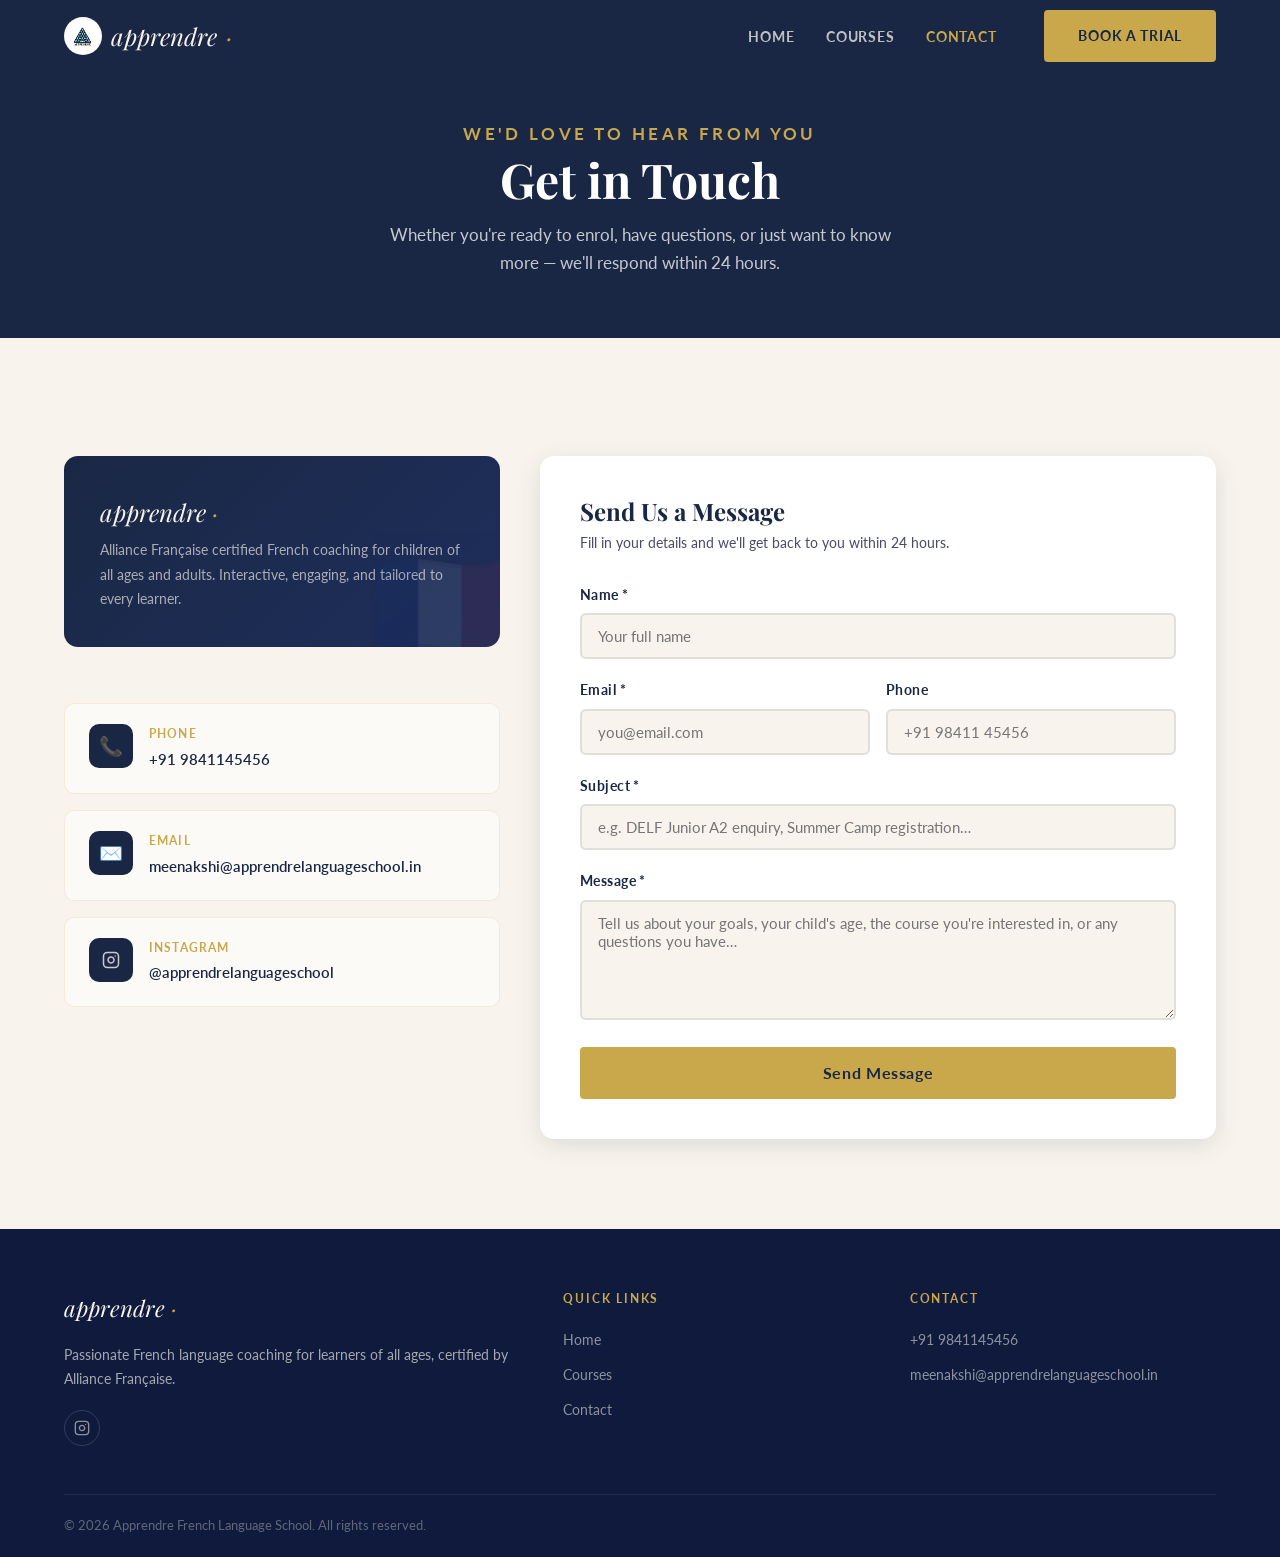
<file: contact.html>
<!DOCTYPE html>
<html lang="en">
<head>
  <meta charset="UTF-8" />
  <meta name="viewport" content="width=device-width, initial-scale=1.0" />
  <title>Contact — Apprendre French Language School</title>
  <meta name="description" content="Get in touch with Apprendre French Language School — call, email, or send us a message and we'll respond within 24 hours." />
  <link rel="stylesheet" href="css/style.css?v=2" />
  <style>
    /* ── Contact info cards ── */
    .contact-cards {
      display: flex;
      flex-direction: column;
      gap: 1rem;
      margin-top: 2rem;
    }

    .contact-card {
      display: flex;
      align-items: flex-start;
      gap: 1rem;
      background: rgba(255,255,255,.55);
      border: 1px solid rgba(201,168,76,.18);
      border-radius: 10px;
      padding: 1.25rem 1.5rem;
      transition: all var(--transition);
    }
    .contact-card:hover {
      background: var(--white);
      border-color: rgba(201,168,76,.4);
      box-shadow: var(--shadow-sm);
      transform: translateX(4px);
    }

    .contact-card-icon {
      width: 44px;
      height: 44px;
      border-radius: 10px;
      background: var(--navy);
      display: flex;
      align-items: center;
      justify-content: center;
      font-size: 1.2rem;
      flex-shrink: 0;
    }

    .contact-card-label {
      font-size: .72rem;
      font-weight: 700;
      letter-spacing: .1em;
      text-transform: uppercase;
      color: var(--gold);
      margin-bottom: .2rem;
    }

    .contact-card-value {
      font-size: .95rem;
      color: var(--navy);
      font-weight: 600;
      overflow-wrap: break-word;
      word-break: break-word;
      min-width: 0;
    }
    .contact-card-value a {
      color: var(--navy);
      transition: color var(--transition);
    }
    .contact-card-value a:hover { color: var(--gold); }

    /* ── Side panel (left column on desktop) ── */
    .contact-side {
      display: flex;
      flex-direction: column;
    }

    .contact-brand-block {
      background: linear-gradient(135deg, var(--navy) 0%, #1e2f5c 100%);
      border-radius: 14px;
      padding: 2.25rem;
      position: relative;
      overflow: hidden;
      margin-bottom: 1.5rem;
    }
    .contact-brand-block::before {
      content: '🇫🇷';
      position: absolute;
      right: -10px;
      bottom: -10px;
      font-size: 7rem;
      opacity: .07;
      line-height: 1;
    }

    .contact-brand-block .brand-name {
      font-family: 'Playfair Display', serif;
      font-size: 1.5rem;
      color: var(--cream);
      font-style: italic;
      margin-bottom: .35rem;
      display: block;
    }
    .contact-brand-block .brand-name span { color: var(--gold); }

    .contact-brand-block p {
      font-size: .9rem;
      color: rgba(248,244,237,.65);
      line-height: 1.7;
      margin: 0;
    }

    /* ── Form card ── */
    .contact-form-card {
      background: var(--white);
      border-radius: 14px;
      padding: 2.5rem;
      box-shadow: var(--shadow-md);
    }

    .contact-form-card h2 {
      font-size: 1.5rem;
      color: var(--navy);
      margin-bottom: .35rem;
    }

    .contact-form-card .form-intro {
      font-size: .9rem;
      color: var(--text-mid);
      margin-bottom: 1.75rem;
    }

    /* Submit button full-width */
    .btn-submit-full {
      width: 100%;
      font-size: 1rem;
      padding: .9rem;
      letter-spacing: .04em;
    }

    /* Success state */
    .form-success {
      display: none;
      text-align: center;
      padding: 3rem 1rem;
    }
    .form-success-icon { font-size: 3.5rem; margin-bottom: 1rem; }
    .form-success h3 { color: var(--navy); margin-bottom: .5rem; }
    .form-success p  { color: var(--text-mid); font-size: .95rem; }

    /* ── Page layout ── */
    .contact-layout {
      display: grid;
      grid-template-columns: 1fr 1.55fr;
      gap: 2.5rem;
      align-items: start;
      margin-top: 3rem;
    }

    @media (max-width: 860px) {
      .contact-layout { grid-template-columns: 1fr; }
      .contact-brand-block { margin-bottom: 0; }
    }
    @media (max-width: 480px) {
      /* Tighter padding so form fields have more room */
      .contact-form-card { padding: 1.5rem; }
      .contact-brand-block { padding: 1.5rem; }
      /* Long email wraps instead of overflowing */
      .contact-card-value a { overflow-wrap: break-word; word-break: break-word; }
      /* Submit button: easy to tap */
      .btn-submit-full { font-size: .95rem; }
    }
  </style>
</head>
<body>

  <!-- Navigation -->
  <nav class="navbar" role="navigation" aria-label="Main navigation">
    <div class="container">
      <a href="index.html" class="navbar-brand">
        <img src="images/Logo%20post.jpg" alt="Apprendre logo" class="navbar-logo" />
        <em>apprendre</em> <span>·</span>
      </a>
      <ul class="navbar-links" role="list">
        <li><a href="index.html">Home</a></li>
        <li><a href="courses.html">Courses</a></li>
        <li><a href="contact.html" class="active">Contact</a></li>
        <li class="navbar-cta"><a href="contact.html" class="btn btn-primary">Book a Trial</a></li>
      </ul>
      <button class="hamburger" aria-label="Toggle menu" aria-expanded="false">
        <span></span><span></span><span></span>
      </button>
    </div>
  </nav>

  <!-- Page Hero -->
  <section class="page-hero" style="background-color:#1a2744">
    <div class="container">
      <p class="section-label" style="color:var(--gold)">We'd Love to Hear From You</p>
      <h1>Get in Touch</h1>
      <p>Whether you're ready to enrol, have questions, or just want to know more — we'll respond within 24 hours.</p>
    </div>
  </section>

  <!-- Contact Section -->
  <section style="padding:70px 0 90px">
    <div class="container">
      <div class="contact-layout">

        <!-- Left: brand block + info cards -->
        <div class="contact-side">

          <div class="contact-brand-block">
            <span class="brand-name"><em>apprendre</em> <span>·</span></span>
            <p>Alliance Française certified French coaching for children of all ages and adults. Interactive, engaging, and tailored to every learner.</p>
          </div>

          <div class="contact-cards">

            <div class="contact-card">
              <div class="contact-card-icon">📞</div>
              <div>
                <div class="contact-card-label">Phone</div>
                <div class="contact-card-value">
                  <a href="tel:+919841145456">+91 9841145456</a>
                </div>
              </div>
            </div>

            <div class="contact-card">
              <div class="contact-card-icon">✉️</div>
              <div>
                <div class="contact-card-label">Email</div>
                <div class="contact-card-value">
                  <a href="mailto:meenakshi@apprendrelanguageschool.in">meenakshi@apprendrelanguageschool.in</a>
                </div>
              </div>
            </div>

            <div class="contact-card">
              <div class="contact-card-icon">
                <svg xmlns="http://www.w3.org/2000/svg" width="18" height="18" viewBox="0 0 24 24"
                  fill="none" stroke="rgba(248,244,237,.8)" stroke-width="2"
                  stroke-linecap="round" stroke-linejoin="round">
                  <rect x="2" y="2" width="20" height="20" rx="5" ry="5"/>
                  <path d="M16 11.37A4 4 0 1 1 12.63 8 4 4 0 0 1 16 11.37z"/>
                  <line x1="17.5" y1="6.5" x2="17.51" y2="6.5"/>
                </svg>
              </div>
              <div>
                <div class="contact-card-label">Instagram</div>
                <div class="contact-card-value">
                  <a href="#" aria-label="Follow us on Instagram">@apprendrelanguageschool</a>
                </div>
              </div>
            </div>

          </div>
        </div>

        <!-- Right: form -->
        <div class="contact-form-card">

          <!-- Form view -->
          <div id="formView">
            <h2>Send Us a Message</h2>
            <p class="form-intro">Fill in your details and we'll get back to you within 24 hours.</p>

            <form id="contactForm" novalidate>
              <div class="form-group">
                <label for="cName">Name *</label>
                <input type="text" id="cName" name="name" required
                  placeholder="Your full name" autocomplete="name" />
              </div>

              <div class="form-row">
                <div class="form-group">
                  <label for="cEmail">Email *</label>
                  <input type="email" id="cEmail" name="email" required
                    placeholder="you@email.com" autocomplete="email" />
                </div>
                <div class="form-group">
                  <label for="cPhone">Phone</label>
                  <input type="tel" id="cPhone" name="phone"
                    placeholder="+91 98411 45456" autocomplete="tel" />
                </div>
              </div>

              <div class="form-group">
                <label for="cSubject">Subject *</label>
                <input type="text" id="cSubject" name="subject" required
                  placeholder="e.g. DELF Junior A2 enquiry, Summer Camp registration…" />
              </div>

              <div class="form-group">
                <label for="cMessage">Message *</label>
                <textarea id="cMessage" name="message" rows="5" required
                  placeholder="Tell us about your goals, your child's age, the course you're interested in, or any questions you have…"></textarea>
              </div>

              <!-- Hidden Formspree subject override -->
              <input type="hidden" name="_subject" value="Website Enquiry — Apprendre" />

              <button type="submit" class="btn btn-primary btn-submit-full" id="contactSubmitBtn">
                Send Message
              </button>
            </form>
          </div>

          <!-- Success view (shown after submit) -->
          <div class="form-success" id="formSuccess">
            <div class="form-success-icon">✅</div>
            <h3>Message Received!</h3>
            <p>Thank you for reaching out. We'll get back to you within 24 hours.</p>
            <button class="btn btn-navy" style="margin-top:1.5rem" onclick="resetForm()">
              Send Another Message
            </button>
          </div>

        </div>
      </div>
    </div>
  </section>

  <!-- Footer -->
  <footer class="footer">
    <div class="container">
      <div class="footer-grid footer-grid-3col">
        <div>
          <span class="footer-brand"><em>apprendre</em> <span>·</span></span>
          <p class="footer-tagline">Passionate French language coaching for learners of all ages, certified by Alliance Française.</p>
          <div class="social-links">
            <a href="#" class="social-link" aria-label="Instagram">
              <svg xmlns="http://www.w3.org/2000/svg" width="16" height="16" viewBox="0 0 24 24"
                fill="none" stroke="currentColor" stroke-width="2"
                stroke-linecap="round" stroke-linejoin="round">
                <rect x="2" y="2" width="20" height="20" rx="5" ry="5"/>
                <path d="M16 11.37A4 4 0 1 1 12.63 8 4 4 0 0 1 16 11.37z"/>
                <line x1="17.5" y1="6.5" x2="17.51" y2="6.5"/>
              </svg>
            </a>
          </div>
        </div>
        <div>
          <p class="footer-heading">Quick Links</p>
          <ul class="footer-links">
            <li><a href="index.html">Home</a></li>
            <li><a href="courses.html">Courses</a></li>
            <li><a href="contact.html">Contact</a></li>
          </ul>
        </div>
        <div>
          <p class="footer-heading">Contact</p>
          <ul class="footer-links">
            <li><a href="tel:+919841145456">+91 9841145456</a></li>
            <li><a href="mailto:meenakshi@apprendrelanguageschool.in">meenakshi@apprendrelanguageschool.in</a></li>
          </ul>
        </div>
      </div>
      <div class="footer-bottom">
        <span>&copy; 2026 Apprendre French Language School. All rights reserved.</span>
      </div>
    </div>
  </footer>

  <script src="js/main.js"></script>
  <script>
    const FORMSPREE = 'https://formspree.io/f/mgoqkpww';

    document.getElementById('contactForm').addEventListener('submit', async e => {
      e.preventDefault();

      const name    = document.getElementById('cName').value.trim();
      const email   = document.getElementById('cEmail').value.trim();
      const subject = document.getElementById('cSubject').value.trim();
      const message = document.getElementById('cMessage').value.trim();

      if (!name || !email || !subject || !message) {
        window.showToast?.('Please fill in all required fields.', 'error');
        return;
      }

      const btn      = document.getElementById('contactSubmitBtn');
      const original = btn.textContent;
      btn.textContent = 'Sending…';
      btn.disabled    = true;

      const payload = {
        name,
        email,
        phone:   document.getElementById('cPhone').value.trim(),
        subject,
        message,
        _subject: `Website Enquiry — ${subject}`,
      };

      try {
        const res = await fetch(FORMSPREE, {
          method:  'POST',
          headers: { 'Content-Type': 'application/json', 'Accept': 'application/json' },
          body:    JSON.stringify(payload),
        });

        if (res.ok) {
          document.getElementById('formView').style.display    = 'none';
          document.getElementById('formSuccess').style.display = 'block';
        } else {
          throw new Error('Formspree error');
        }
      } catch {
        window.showToast?.(
          'Something went wrong. Please email us at meenakshi@apprendrelanguageschool.in',
          'error'
        );
      } finally {
        btn.textContent = original;
        btn.disabled    = false;
      }
    });

    function resetForm() {
      document.getElementById('contactForm').reset();
      document.getElementById('formSuccess').style.display = 'none';
      document.getElementById('formView').style.display    = 'block';
    }
  </script>
</body>
</html>
</file>
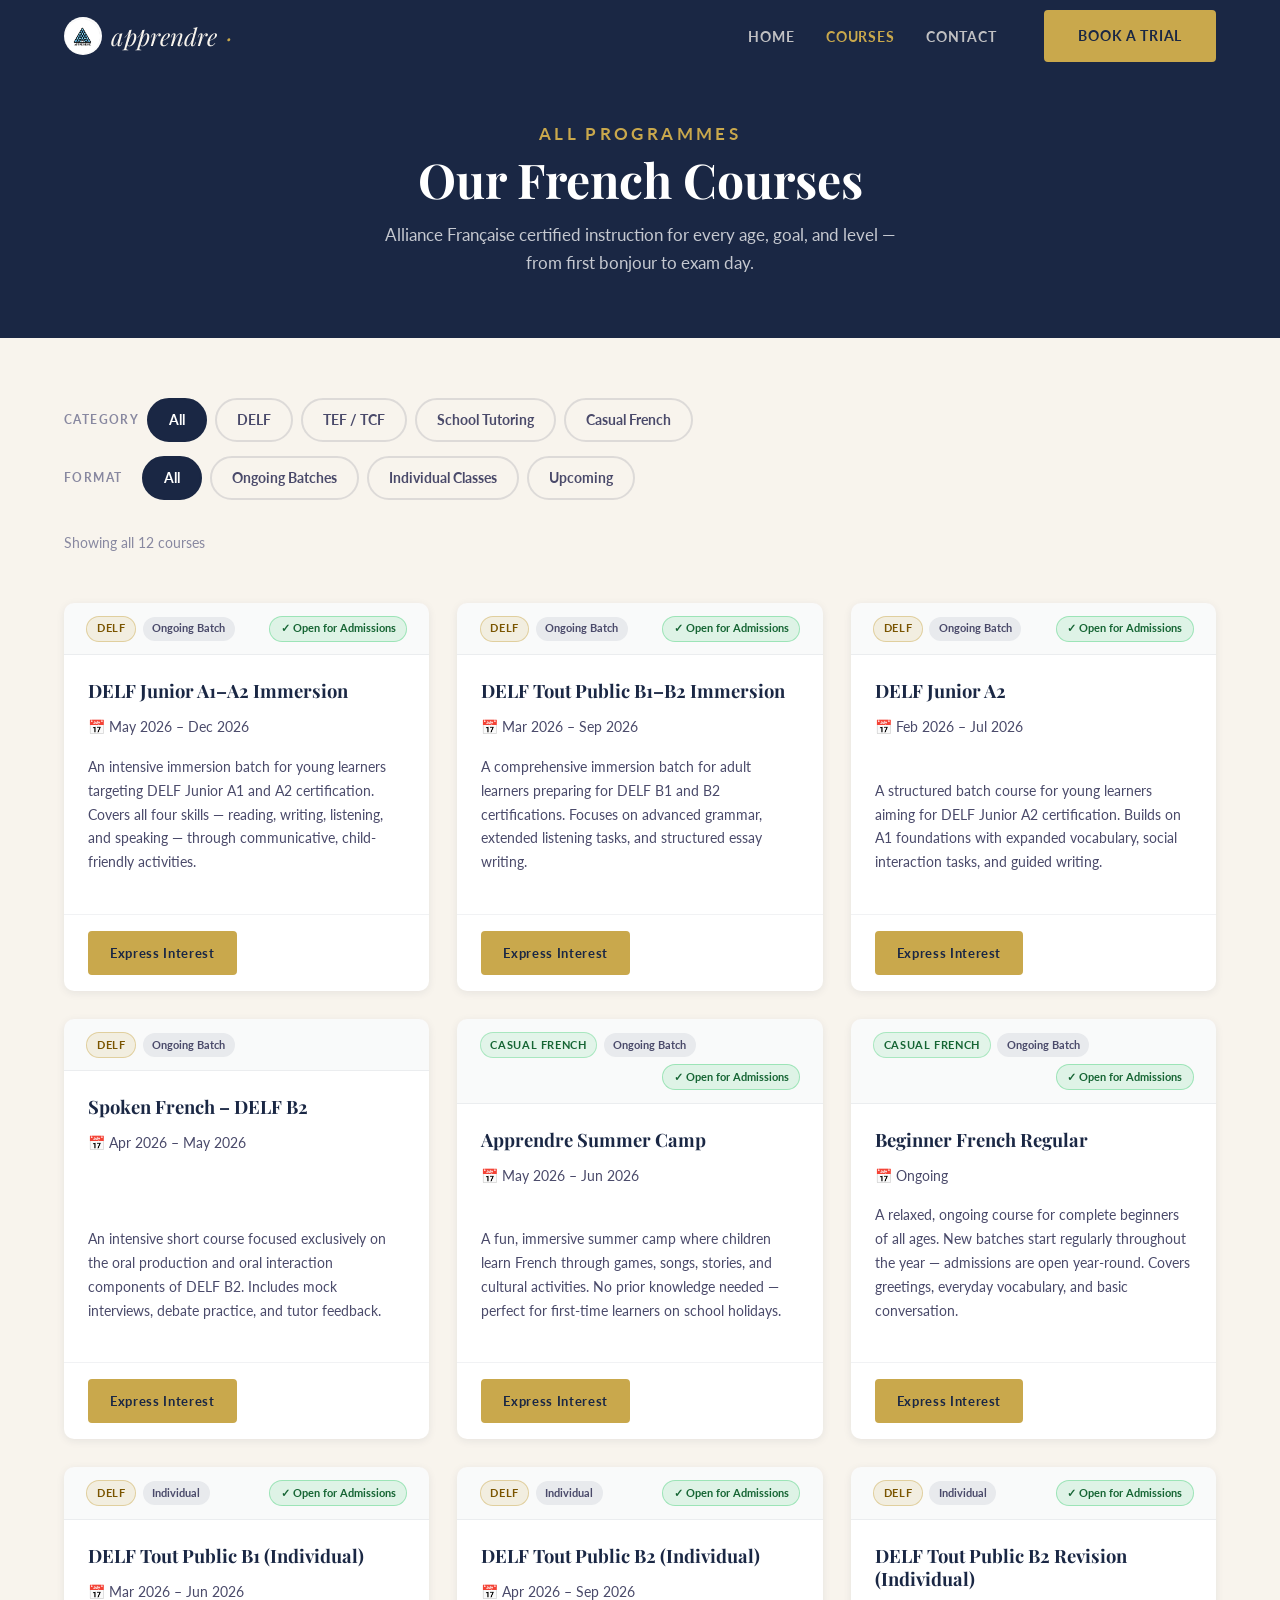
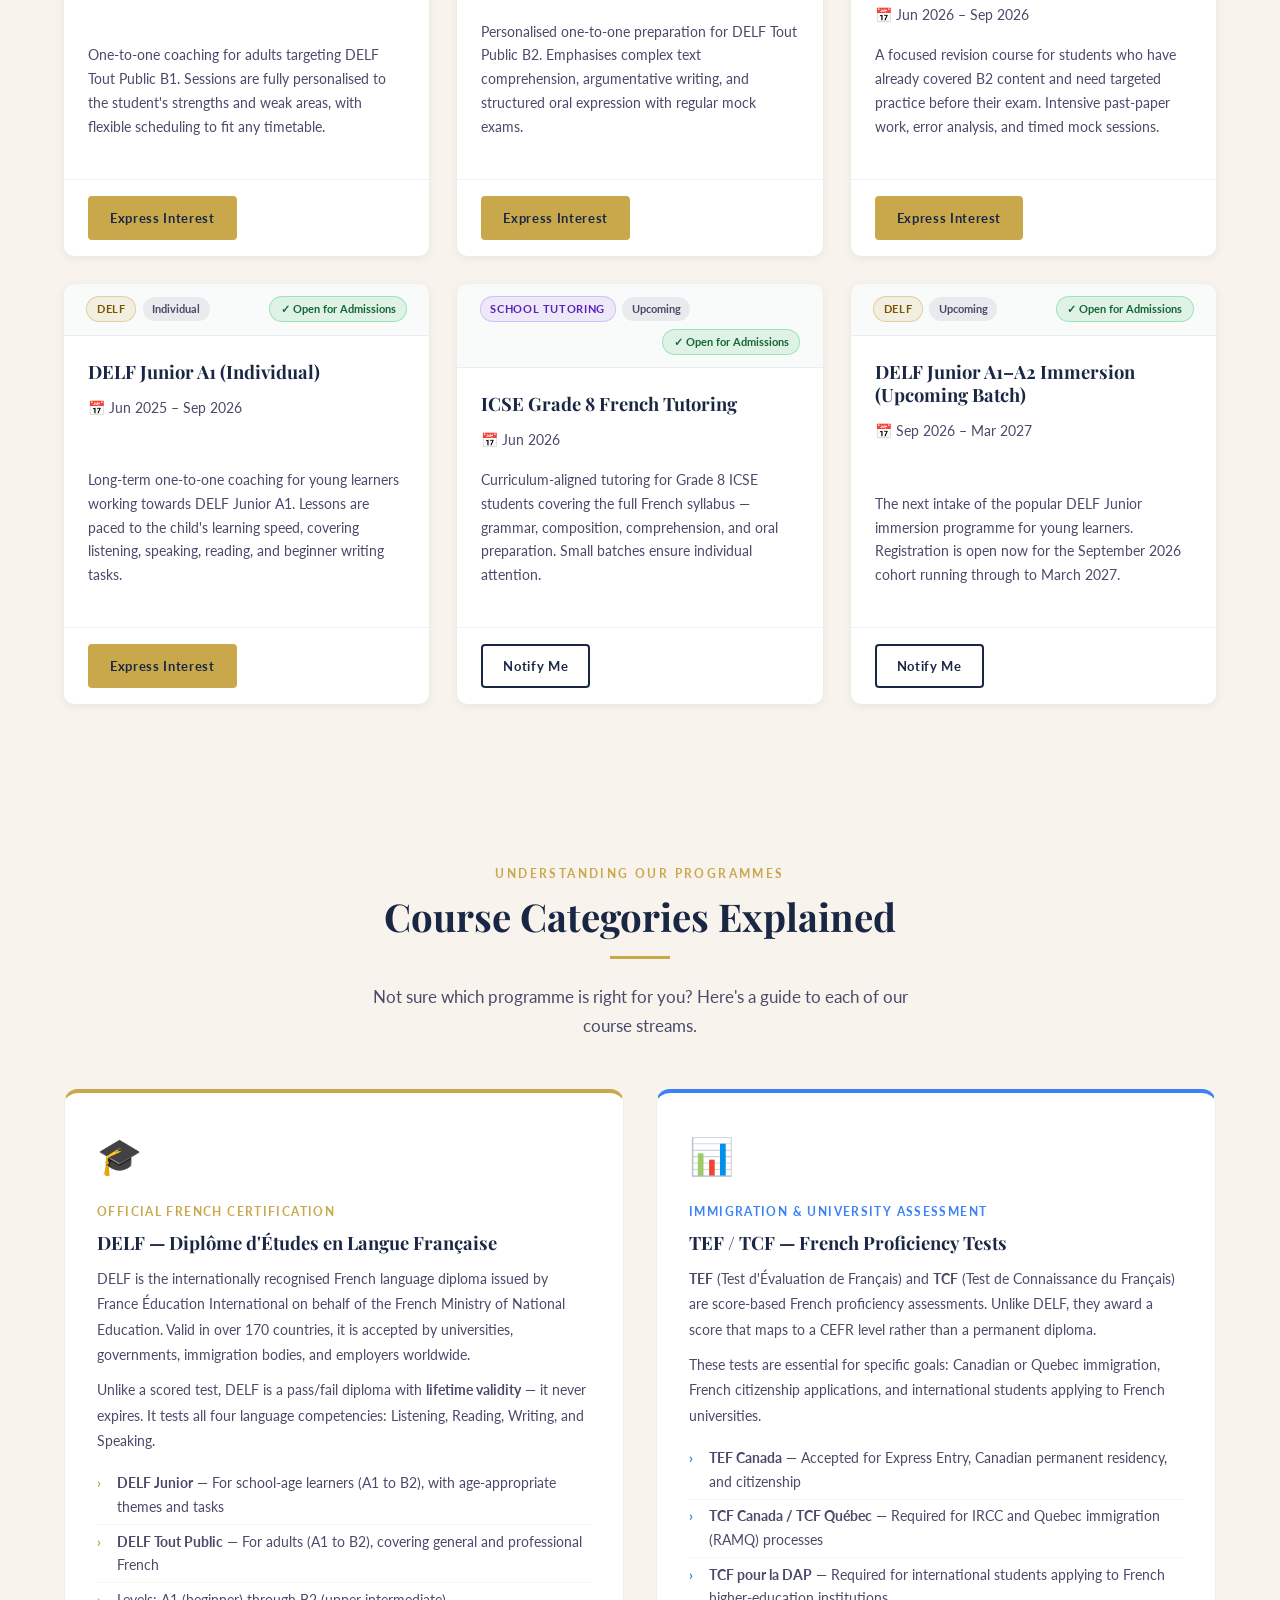
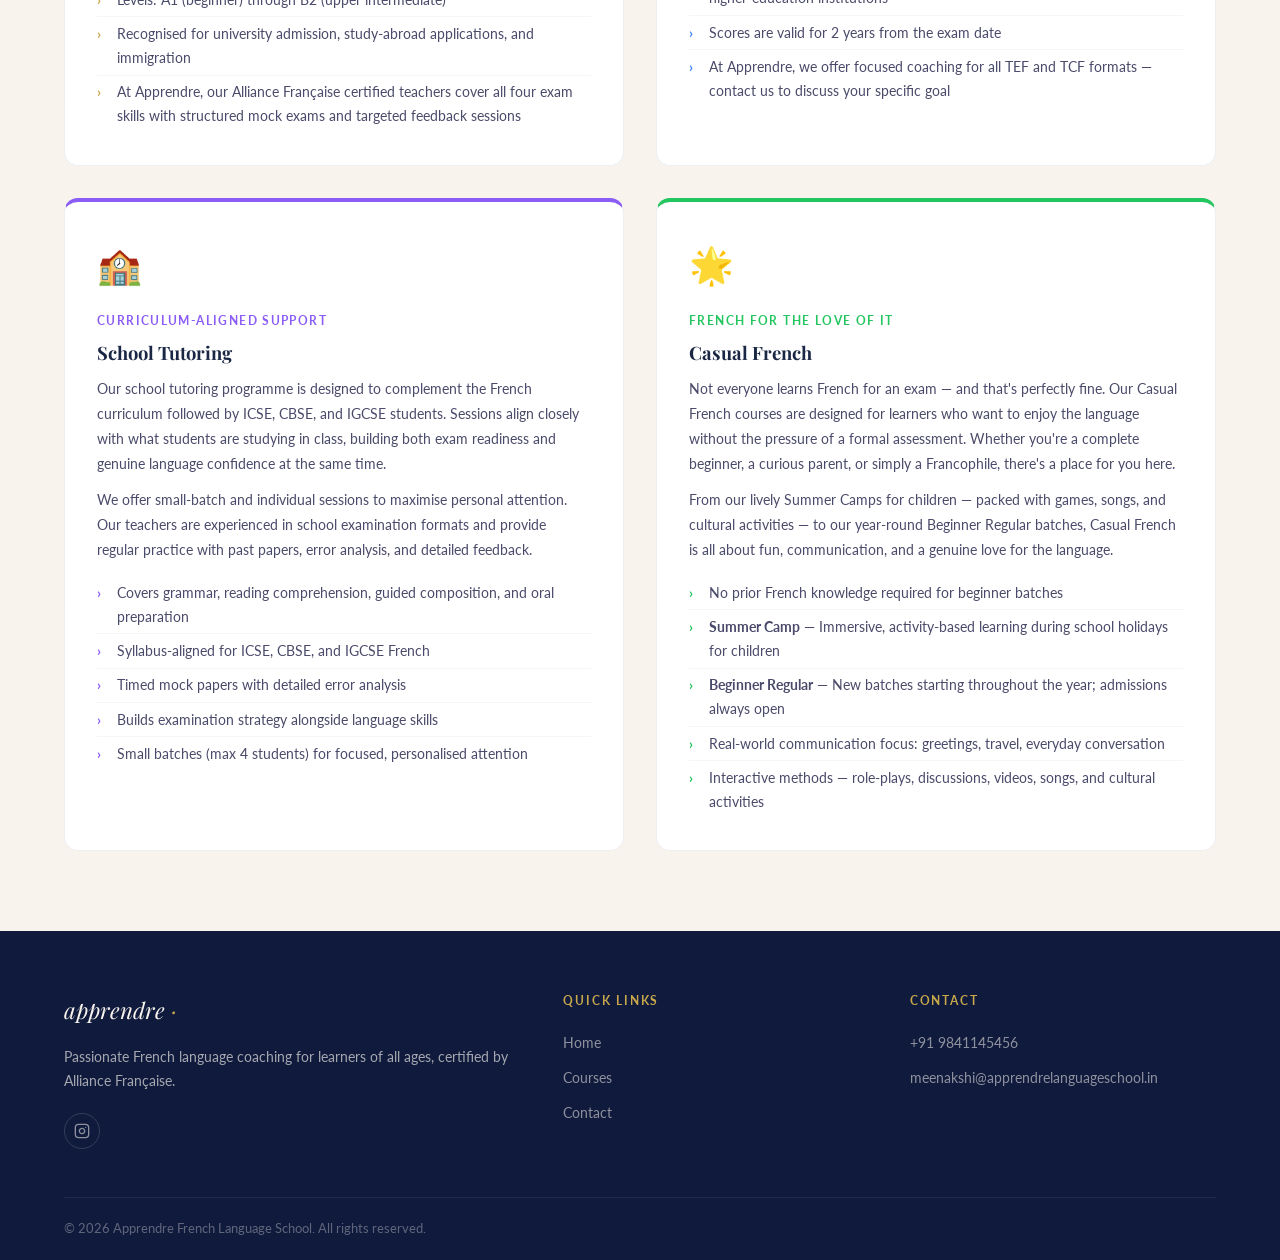
<file: courses.html>
<!DOCTYPE html>
<html lang="en">
<head>
  <meta charset="UTF-8" />
  <meta name="viewport" content="width=device-width, initial-scale=1.0" />
  <title>Courses — Apprendre French Language School</title>
  <meta name="description" content="Browse DELF, TEF/TCF, school tutoring, and casual French courses at Apprendre — Alliance Française certified teaching for all ages." />
  <link rel="stylesheet" href="css/style.css?v=2" />
  <style>
    /* ── Dual filter bar ── */
    .dual-filter-bar { display: flex; flex-direction: column; gap: .875rem; margin-bottom: 2rem; }
    .filter-row { display: flex; align-items: center; gap: .5rem; flex-wrap: wrap; }
    .filter-row-label {
      font-size: .72rem; font-weight: 700; letter-spacing: .12em;
      text-transform: uppercase; color: var(--text-light); min-width: 70px; flex-shrink: 0;
    }

    /* ── Results count ── */
    .results-count { font-size: .85rem; color: var(--text-light); margin-bottom: 1.25rem; min-height: 1.2em; }

    /* ── Card header (badges row) ── */
    .cpc-header {
      display: flex; flex-wrap: wrap; align-items: center; gap: .4rem;
      padding: .8rem 1.4rem;
      border-bottom: 1px solid rgba(26,39,68,.06);
      background: rgba(26,39,68,.025);
      min-height: 48px;
    }

    /* Category badges */
    .badge-cat {
      display: inline-block; padding: .18rem .6rem; border-radius: 20px;
      font-size: .67rem; font-weight: 700; letter-spacing: .06em; text-transform: uppercase;
    }
    .badge-delf            { background: rgba(201,168,76,.14); color: #7a5500; border: 1px solid rgba(201,168,76,.45); }
    .badge-casual          { background: rgba(34,197,94,.1);   color: #166534; border: 1px solid rgba(34,197,94,.3); }
    .badge-school-tutoring { background: rgba(139,92,246,.1);  color: #5b21b6; border: 1px solid rgba(139,92,246,.3); }
    .badge-tef             { background: rgba(59,130,246,.1);  color: #1e40af; border: 1px solid rgba(59,130,246,.3); }

    /* Type badge */
    .badge-type {
      display: inline-block; padding: .18rem .6rem; border-radius: 20px;
      font-size: .67rem; font-weight: 700;
      background: rgba(26,39,68,.07); color: var(--text-mid);
    }

    /* Open for admissions badge */
    .badge-open {
      margin-left: auto; display: inline-flex; align-items: center; gap: .25rem;
      padding: .18rem .65rem; border-radius: 20px;
      font-size: .67rem; font-weight: 700;
      background: rgba(34,197,94,.12); color: #166534; border: 1px solid rgba(34,197,94,.35);
    }

    /* Date line inside card body */
    .cpc-dates { font-size: .83rem; color: var(--text-light); margin: .3rem 0 .65rem; }

    /* Notify Me button */
    .btn-notify {
      display: inline-flex; align-items: center; justify-content: center;
      padding: .55rem 1.25rem; min-height: 44px; border-radius: 4px;
      font-family: 'Lato', sans-serif; font-size: .82rem; font-weight: 700;
      letter-spacing: .05em; cursor: pointer;
      background: transparent; color: var(--navy); border: 2px solid var(--navy);
      transition: all var(--transition);
    }
    .btn-notify:hover { background: var(--navy); color: var(--white); transform: translateY(-2px); }

    /* ── Category info section ── */
    .cat-info-grid {
      display: grid; grid-template-columns: 1fr 1fr;
      gap: 2rem; margin-top: 3rem;
    }
    .cat-info-block {
      background: var(--white); border-radius: 14px; padding: 2rem;
      border: 1px solid rgba(26,39,68,.07); border-top: 4px solid transparent;
      transition: box-shadow var(--transition);
    }
    .cat-info-block:hover { box-shadow: var(--shadow-md); }
    .cat-info-block.cat-delf            { border-top-color: var(--gold); }
    .cat-info-block.cat-tef             { border-top-color: #3b82f6; }
    .cat-info-block.cat-school-tutoring { border-top-color: #8b5cf6; }
    .cat-info-block.cat-casual          { border-top-color: #22c55e; }

    .cat-info-icon { font-size: 2.25rem; margin-bottom: .65rem; }

    .cat-info-tag {
      display: inline-block; font-size: .72rem; font-weight: 700;
      letter-spacing: .12em; text-transform: uppercase; margin-bottom: .6rem;
    }
    .cat-delf .cat-info-tag            { color: var(--gold); }
    .cat-tef .cat-info-tag             { color: #3b82f6; }
    .cat-school-tutoring .cat-info-tag { color: #8b5cf6; }
    .cat-casual .cat-info-tag          { color: #22c55e; }

    .cat-info-block h3 { font-size: 1.15rem; color: var(--navy); margin-bottom: .75rem; }

    .cat-info-block p {
      font-size: .9rem; color: var(--text-mid); line-height: 1.75; margin-bottom: .65rem;
    }
    .cat-info-block p:last-of-type { margin-bottom: 0; }

    .cat-info-list { list-style: none; padding: 0; margin: .85rem 0 0; }
    .cat-info-list li {
      font-size: .875rem; color: var(--text-mid);
      padding: .3rem 0 .3rem 1.25rem; position: relative;
      border-bottom: 1px solid rgba(26,39,68,.04);
    }
    .cat-info-list li:last-child { border-bottom: none; }
    .cat-info-list li::before { content: '›'; position: absolute; left: 0; font-weight: 700; }
    .cat-delf .cat-info-list li::before            { color: var(--gold); }
    .cat-tef .cat-info-list li::before             { color: #3b82f6; }
    .cat-school-tutoring .cat-info-list li::before { color: #8b5cf6; }
    .cat-casual .cat-info-list li::before          { color: #22c55e; }

    /* ── Responsive ── */
    @media (max-width: 900px) {
      .cat-info-grid { grid-template-columns: 1fr; }
    }
    @media (max-width: 600px) {
      .filter-row-label { min-width: 100%; margin-bottom: -.25rem; }
      .dual-filter-bar { gap: 1.25rem; }
    }
    @media (max-width: 480px) {
      /* Card footer: stack button full-width so it's easy to tap */
      .course-card-footer {
        flex-direction: column;
        align-items: stretch;
        gap: .5rem;
        padding: .875rem 1.25rem;
      }
      .course-card-footer .btn,
      .course-card-footer .btn-notify {
        width: 100%;
        justify-content: center;
      }
      /* Category info blocks: tighter padding */
      .cat-info-block { padding: 1.5rem; }
      /* Results count stays readable */
      .results-count { font-size: .8rem; }
    }
  </style>
</head>
<body>

  <!-- Navigation -->
  <nav class="navbar" role="navigation" aria-label="Main navigation">
    <div class="container">
      <a href="index.html" class="navbar-brand">
        <img src="images/Logo%20post.jpg" alt="Apprendre logo" class="navbar-logo" />
        <em>apprendre</em> <span>·</span>
      </a>
      <ul class="navbar-links" role="list">
        <li><a href="index.html">Home</a></li>
        <li><a href="courses.html" class="active">Courses</a></li>
        <li><a href="contact.html">Contact</a></li>
        <li class="navbar-cta"><a href="contact.html" class="btn btn-primary">Book a Trial</a></li>
      </ul>
      <button class="hamburger" aria-label="Toggle menu" aria-expanded="false">
        <span></span><span></span><span></span>
      </button>
    </div>
  </nav>

  <!-- Page Hero -->
  <section class="page-hero" style="background-color:#1a2744">
    <div class="container">
      <p class="section-label" style="color:var(--gold)">All Programmes</p>
      <h1>Our French Courses</h1>
      <p>Alliance Française certified instruction for every age, goal, and level — from first bonjour to exam day.</p>
    </div>
  </section>

  <!-- Courses Section -->
  <section style="padding:60px 0 80px">
    <div class="container">

      <!-- Dual Filter -->
      <div class="dual-filter-bar">
        <div class="filter-row" role="group" aria-label="Filter by category">
          <span class="filter-row-label">Category</span>
          <button class="filter-btn active" data-cat="all">All</button>
          <button class="filter-btn" data-cat="delf">DELF</button>
          <button class="filter-btn" data-cat="tef">TEF / TCF</button>
          <button class="filter-btn" data-cat="school-tutoring">School Tutoring</button>
          <button class="filter-btn" data-cat="casual">Casual French</button>
        </div>
        <div class="filter-row" role="group" aria-label="Filter by format">
          <span class="filter-row-label">Format</span>
          <button class="filter-btn active" data-type="all">All</button>
          <button class="filter-btn" data-type="ongoing-batch">Ongoing Batches</button>
          <button class="filter-btn" data-type="individual">Individual Classes</button>
          <button class="filter-btn" data-type="upcoming">Upcoming</button>
        </div>
      </div>

      <p class="results-count" id="resultsCount" aria-live="polite"></p>

      <!-- Grid -->
      <div class="courses-grid" id="allCoursesGrid">
        <div style="grid-column:1/-1;text-align:center;padding:3rem;color:var(--text-light)">Loading courses…</div>
      </div>
    </div>
  </section>

  <!-- Category Descriptions -->
  <section style="background:var(--cream);padding:80px 0">
    <div class="container">
      <div class="text-center">
        <p class="section-label">Understanding Our Programmes</p>
        <h2 class="section-title">Course Categories Explained</h2>
        <div class="divider"></div>
        <p class="section-subtitle">Not sure which programme is right for you? Here's a guide to each of our course streams.</p>
      </div>

      <div class="cat-info-grid">

        <!-- DELF -->
        <div class="cat-info-block cat-delf" id="info-delf">
          <div class="cat-info-icon">🎓</div>
          <div class="cat-info-tag">Official French Certification</div>
          <h3>DELF — Diplôme d'Études en Langue Française</h3>
          <p>
            DELF is the internationally recognised French language diploma issued by France Éducation International on behalf of the French Ministry of National Education. Valid in over 170 countries, it is accepted by universities, governments, immigration bodies, and employers worldwide.
          </p>
          <p>
            Unlike a scored test, DELF is a pass/fail diploma with <strong>lifetime validity</strong> — it never expires. It tests all four language competencies: Listening, Reading, Writing, and Speaking.
          </p>
          <ul class="cat-info-list">
            <li><strong>DELF Junior</strong> — For school-age learners (A1 to B2), with age-appropriate themes and tasks</li>
            <li><strong>DELF Tout Public</strong> — For adults (A1 to B2), covering general and professional French</li>
            <li>Levels: A1 (beginner) through B2 (upper intermediate)</li>
            <li>Recognised for university admission, study-abroad applications, and immigration</li>
            <li>At Apprendre, our Alliance Française certified teachers cover all four exam skills with structured mock exams and targeted feedback sessions</li>
          </ul>
        </div>

        <!-- TEF / TCF -->
        <div class="cat-info-block cat-tef" id="info-tef">
          <div class="cat-info-icon">📊</div>
          <div class="cat-info-tag">Immigration &amp; University Assessment</div>
          <h3>TEF / TCF — French Proficiency Tests</h3>
          <p>
            <strong>TEF</strong> (Test d'Évaluation de Français) and <strong>TCF</strong> (Test de Connaissance du Français) are score-based French proficiency assessments. Unlike DELF, they award a score that maps to a CEFR level rather than a permanent diploma.
          </p>
          <p>
            These tests are essential for specific goals: Canadian or Quebec immigration, French citizenship applications, and international students applying to French universities.
          </p>
          <ul class="cat-info-list">
            <li><strong>TEF Canada</strong> — Accepted for Express Entry, Canadian permanent residency, and citizenship</li>
            <li><strong>TCF Canada / TCF Québec</strong> — Required for IRCC and Quebec immigration (RAMQ) processes</li>
            <li><strong>TCF pour la DAP</strong> — Required for international students applying to French higher-education institutions</li>
            <li>Scores are valid for 2 years from the exam date</li>
            <li>At Apprendre, we offer focused coaching for all TEF and TCF formats — contact us to discuss your specific goal</li>
          </ul>
        </div>

        <!-- School Tutoring -->
        <div class="cat-info-block cat-school-tutoring" id="info-school">
          <div class="cat-info-icon">🏫</div>
          <div class="cat-info-tag">Curriculum-Aligned Support</div>
          <h3>School Tutoring</h3>
          <p>
            Our school tutoring programme is designed to complement the French curriculum followed by ICSE, CBSE, and IGCSE students. Sessions align closely with what students are studying in class, building both exam readiness and genuine language confidence at the same time.
          </p>
          <p>
            We offer small-batch and individual sessions to maximise personal attention. Our teachers are experienced in school examination formats and provide regular practice with past papers, error analysis, and detailed feedback.
          </p>
          <ul class="cat-info-list">
            <li>Covers grammar, reading comprehension, guided composition, and oral preparation</li>
            <li>Syllabus-aligned for ICSE, CBSE, and IGCSE French</li>
            <li>Timed mock papers with detailed error analysis</li>
            <li>Builds examination strategy alongside language skills</li>
            <li>Small batches (max 4 students) for focused, personalised attention</li>
          </ul>
        </div>

        <!-- Casual French -->
        <div class="cat-info-block cat-casual" id="info-casual">
          <div class="cat-info-icon">🌟</div>
          <div class="cat-info-tag">French for the Love of It</div>
          <h3>Casual French</h3>
          <p>
            Not everyone learns French for an exam — and that's perfectly fine. Our Casual French courses are designed for learners who want to enjoy the language without the pressure of a formal assessment. Whether you're a complete beginner, a curious parent, or simply a Francophile, there's a place for you here.
          </p>
          <p>
            From our lively Summer Camps for children — packed with games, songs, and cultural activities — to our year-round Beginner Regular batches, Casual French is all about fun, communication, and a genuine love for the language.
          </p>
          <ul class="cat-info-list">
            <li>No prior French knowledge required for beginner batches</li>
            <li><strong>Summer Camp</strong> — Immersive, activity-based learning during school holidays for children</li>
            <li><strong>Beginner Regular</strong> — New batches starting throughout the year; admissions always open</li>
            <li>Real-world communication focus: greetings, travel, everyday conversation</li>
            <li>Interactive methods — role-plays, discussions, videos, songs, and cultural activities</li>
          </ul>
        </div>

      </div>
    </div>
  </section>

  <!-- Express Interest / Notify Me Modal -->
  <div class="modal-overlay" id="interestModal" role="dialog" aria-modal="true" aria-labelledby="modalTitle">
    <div class="modal">
      <div class="modal-header">
        <h3 id="modalTitle">Express Interest</h3>
        <button class="modal-close" onclick="closeInterestModal()" aria-label="Close">&times;</button>
      </div>
      <div class="modal-body">
        <!--
          FORMSPREE SETUP
          ───────────────
          1. Create a free account at https://formspree.io
          2. Click "New Form", name it, and copy the Form ID shown (e.g. xpwzejkr)
          3. Replace YOUR_FORM_ID in the FORMSPREE_ENDPOINT constant in the <script> below
        -->
        <form id="interestForm" novalidate>
          <div class="form-group">
            <label for="iName">Student Name *</label>
            <input type="text" id="iName" name="name" required placeholder="Full name" autocomplete="name" />
          </div>
          <div class="form-row">
            <div class="form-group">
              <label for="iEmail">Email Address *</label>
              <input type="email" id="iEmail" name="email" required placeholder="you@email.com" autocomplete="email" />
            </div>
            <div class="form-group">
              <label for="iPhone">Phone Number</label>
              <input type="tel" id="iPhone" name="phone" placeholder="+91 98411 45456" autocomplete="tel" />
            </div>
          </div>
          <div class="form-group">
            <label for="iMessage">Message</label>
            <textarea id="iMessage" name="message" rows="3" placeholder="Tell us about your goals or any questions…"></textarea>
          </div>
          <!-- Hidden fields sent to Formspree -->
          <input type="hidden" id="iCourse" name="course" />
          <input type="hidden" name="_subject" id="iSubject" value="Course Enquiry — Apprendre" />
          <div class="modal-footer" style="padding:0;border:none;margin-top:1.5rem">
            <button type="button" class="btn btn-outline" onclick="closeInterestModal()"
              style="color:var(--navy);border-color:rgba(26,39,68,.2)">Cancel</button>
            <button type="submit" class="btn btn-primary" id="modalSubmitBtn">Send</button>
          </div>
        </form>
      </div>
    </div>
  </div>

  <!-- Footer -->
  <footer class="footer">
    <div class="container">
      <div class="footer-grid footer-grid-3col">
        <div>
          <span class="footer-brand"><em>apprendre</em> <span>·</span></span>
          <p class="footer-tagline">Passionate French language coaching for learners of all ages, certified by Alliance Française.</p>
          <div class="social-links">
            <a href="#" class="social-link" aria-label="Instagram">
              <svg xmlns="http://www.w3.org/2000/svg" width="16" height="16" viewBox="0 0 24 24" fill="none"
                stroke="currentColor" stroke-width="2" stroke-linecap="round" stroke-linejoin="round">
                <rect x="2" y="2" width="20" height="20" rx="5" ry="5"/>
                <path d="M16 11.37A4 4 0 1 1 12.63 8 4 4 0 0 1 16 11.37z"/>
                <line x1="17.5" y1="6.5" x2="17.51" y2="6.5"/>
              </svg>
            </a>
          </div>
        </div>
        <div>
          <p class="footer-heading">Quick Links</p>
          <ul class="footer-links">
            <li><a href="index.html">Home</a></li>
            <li><a href="courses.html">Courses</a></li>
            <li><a href="contact.html">Contact</a></li>
          </ul>
        </div>
        <div>
          <p class="footer-heading">Contact</p>
          <ul class="footer-links">
            <li><a href="tel:+919841145456">+91 9841145456</a></li>
            <li><a href="mailto:meenakshi@apprendrelanguageschool.in">meenakshi@apprendrelanguageschool.in</a></li>
          </ul>
        </div>
      </div>
      <div class="footer-bottom">
        <span>&copy; 2026 Apprendre French Language School. All rights reserved.</span>
      </div>
    </div>
  </footer>

  <script src="js/main.js"></script>
  <script src="js/courses-data.js"></script>
  <script>
    /* ============================================================
       Courses Page — filtering, rendering, modal, Formspree
       ============================================================ */

    /* Replace YOUR_FORM_ID with your Formspree form ID */
    const FORMSPREE_ENDPOINT = 'https://formspree.io/f/mgoqkpww';

    let allCourses   = [];
    let activeCat    = 'all';
    let activeType   = 'all';
    let currentCourse = null;

    const CAT_LABELS = {
      'delf':            'DELF',
      'casual':          'Casual French',
      'school-tutoring': 'School Tutoring',
      'tef':             'TEF / TCF',
    };

    const TYPE_LABELS = {
      'ongoing-batch': 'Ongoing Batch',
      'individual':    'Individual',
      'upcoming':      'Upcoming',
    };

    /* ── Boot ── */
    document.addEventListener('DOMContentLoaded', () => {
      initCourseFilters();
      allCourses = window.COURSES_DATA.courses;
      applyFilters();
    });

    /* ── Filter wiring ── */
    function initCourseFilters() {
      document.querySelectorAll('[data-cat]').forEach(btn => {
        btn.addEventListener('click', () => {
          document.querySelectorAll('[data-cat]').forEach(b => b.classList.remove('active'));
          btn.classList.add('active');
          activeCat = btn.dataset.cat;
          applyFilters();
        });
      });
      document.querySelectorAll('[data-type]').forEach(btn => {
        btn.addEventListener('click', () => {
          document.querySelectorAll('[data-type]').forEach(b => b.classList.remove('active'));
          btn.classList.add('active');
          activeType = btn.dataset.type;
          applyFilters();
        });
      });
    }

    /* ── Apply both filters (AND logic) ── */
    function applyFilters() {
      let filtered = allCourses;
      if (activeCat  !== 'all') filtered = filtered.filter(c => c.category === activeCat);
      if (activeType !== 'all') filtered = filtered.filter(c => c.type     === activeType);
      renderGrid(filtered);
    }

    /* ── Render ── */
    function renderGrid(courses) {
      const grid    = document.getElementById('allCoursesGrid');
      const countEl = document.getElementById('resultsCount');

      if (courses.length === 0) {
        grid.innerHTML = `
          <div style="grid-column:1/-1;text-align:center;padding:4rem 1rem">
            <div style="font-size:3rem;margin-bottom:1rem">🔍</div>
            <p style="color:var(--text-mid);font-size:1rem">
              No courses match this combination.<br>Try adjusting the filters above.
            </p>
          </div>`;
        countEl.textContent = '';
        return;
      }

      const total = allCourses.length;
      countEl.textContent = courses.length === total
        ? `Showing all ${total} courses`
        : `Showing ${courses.length} of ${total} courses`;

      grid.innerHTML = courses.map(buildCard).join('');

      /* Staggered entrance */
      grid.querySelectorAll('.course-card').forEach((el, i) => {
        el.style.opacity   = '0';
        el.style.transform = 'translateY(18px)';
        el.style.transition = `opacity .32s ease ${i * 0.055}s, transform .32s ease ${i * 0.055}s`;
        requestAnimationFrame(() => requestAnimationFrame(() => {
          el.style.opacity   = '1';
          el.style.transform = 'translateY(0)';
        }));
      });
    }

    /* ── Build one card ── */
    function buildCard(course) {
      const catLabel  = CAT_LABELS[course.category]  || course.category;
      const typeLabel = TYPE_LABELS[course.type]      || course.type;

      const start     = fmtMonth(course.startDate);
      const end       = fmtMonth(course.endDate);
      const dateRange = (start && end) ? `${start} – ${end}` : (start || 'Ongoing');

      const openBadge = course.openForAdmission
        ? `<span class="badge-open">✓ Open for Admissions</span>` : '';

      const actionBtn = course.type === 'upcoming'
        ? `<button class="btn-notify"
               onclick="openModal(${course.id}, true)"
               aria-label="Get notified about ${course.title}">Notify Me</button>`
        : `<button class="btn btn-primary"
               style="padding:.55rem 1.25rem;font-size:.82rem"
               onclick="openModal(${course.id}, false)"
               aria-label="Express interest in ${course.title}">Express Interest</button>`;

      return `
        <div class="course-card" data-id="${course.id}">
          <div class="cpc-header">
            <span class="badge-cat badge-${course.category}">${catLabel}</span>
            <span class="badge-type">${typeLabel}</span>
            ${openBadge}
          </div>
          <div class="course-card-body">
            <h3>${course.title}</h3>
            <p class="cpc-dates">📅 ${dateRange}</p>
            <p>${course.description}</p>
          </div>
          <div class="course-card-footer">
            ${actionBtn}
          </div>
        </div>`;
    }

    /* ── Modal open/close ── */
    function openModal(courseId, isNotify) {
      currentCourse = allCourses.find(c => c.id === courseId);
      if (!currentCourse) return;

      document.getElementById('modalTitle').textContent = isNotify
        ? `Get Notified: ${currentCourse.title}`
        : `Express Interest: ${currentCourse.title}`;

      document.getElementById('iCourse').value  = currentCourse.title;
      document.getElementById('iSubject').value = isNotify
        ? `Notify Me Request — ${currentCourse.title}`
        : `Course Enquiry — ${currentCourse.title}`;
      document.getElementById('iMessage').value = isNotify
        ? `I'd like to be notified when "${currentCourse.title}" opens for admissions.`
        : `I'm interested in the "${currentCourse.title}" course. Please share more details.`;

      document.getElementById('interestModal').classList.add('open');
      setTimeout(() => document.getElementById('iName').focus(), 50);
    }

    function closeInterestModal() {
      document.getElementById('interestModal').classList.remove('open');
      document.getElementById('interestForm').reset();
    }

    document.getElementById('interestModal').addEventListener('click', e => {
      if (e.target === e.currentTarget) closeInterestModal();
    });
    document.addEventListener('keydown', e => {
      if (e.key === 'Escape') closeInterestModal();
    });

    /* ── Formspree submit ── */
    document.getElementById('interestForm').addEventListener('submit', async e => {
      e.preventDefault();

      const name  = document.getElementById('iName').value.trim();
      const email = document.getElementById('iEmail').value.trim();
      if (!name || !email) {
        window.showToast?.('Please fill in your name and email address.', 'error');
        return;
      }

      const btn      = document.getElementById('modalSubmitBtn');
      const original = btn.textContent;
      btn.textContent = 'Sending…';
      btn.disabled    = true;

      const payload = {
        name,
        email,
        phone:   document.getElementById('iPhone').value.trim(),
        course:  document.getElementById('iCourse').value,
        message: document.getElementById('iMessage').value.trim(),
        _subject: document.getElementById('iSubject').value,
      };

      try {
        const res = await fetch(FORMSPREE_ENDPOINT, {
          method:  'POST',
          headers: { 'Content-Type': 'application/json', 'Accept': 'application/json' },
          body:    JSON.stringify(payload),
        });
        if (res.ok) {
          closeInterestModal();
          window.showToast?.("Your interest has been registered! We'll be in touch soon.", 'success');
        } else {
          throw new Error('Formspree returned non-OK');
        }
      } catch {
        window.showToast?.(
          'Something went wrong. Please email us at meenakshi@apprendrelanguageschool.in',
          'error'
        );
      } finally {
        btn.textContent = original;
        btn.disabled    = false;
      }
    });

    /* ── Date helper ── */
    function fmtMonth(ym) {
      if (!ym) return null;
      const [year, month] = ym.split('-');
      const names = ['Jan','Feb','Mar','Apr','May','Jun','Jul','Aug','Sep','Oct','Nov','Dec'];
      return `${names[parseInt(month, 10) - 1]} ${year}`;
    }
  </script>
</body>
</html>
</file>
<file: css/style.css>
/* ============================================================
   APPRENDRE — French Coaching Website
   Palette: Navy #1a2744 | Cream #f8f4ed | Gold #c9a84c
   Fonts: Playfair Display (headings) | Lato (body)
   ============================================================ */

@import url('https://fonts.googleapis.com/css2?family=Playfair+Display:ital,wght@0,400;0,600;0,700;1,400&family=Lato:wght@300;400;700&display=swap');

/* ── Reset & Base ── */
*, *::before, *::after { box-sizing: border-box; margin: 0; padding: 0; }

:root {
  --navy:  #1a2744;
  --cream: #f8f4ed;
  --gold:  #c9a84c;
  --navy-light: #263660;
  --gold-light: #e2c078;
  --text-dark: #1a1a2e;
  --text-mid:  #4a4a6a;
  --text-light: #8888a0;
  --white: #ffffff;
  --shadow-sm: 0 2px 8px rgba(26,39,68,.08);
  --shadow-md: 0 6px 24px rgba(26,39,68,.12);
  --shadow-lg: 0 12px 48px rgba(26,39,68,.18);
  --radius: 10px;
  --transition: .25s ease;
}

html { scroll-behavior: smooth; }

body {
  font-family: 'Lato', sans-serif;
  font-weight: 400;
  font-size: 16px;
  line-height: 1.7;
  color: var(--text-dark);
  background: var(--cream);
}

h1, h2, h3, h4, h5, h6 {
  font-family: 'Playfair Display', serif;
  line-height: 1.25;
  color: var(--navy);
}

a { color: var(--gold); text-decoration: none; transition: color var(--transition); }
a:hover { color: var(--gold-light); }

img { max-width: 100%; display: block; }
ul { list-style: none; }

.container {
  width: 90%;
  max-width: 1200px;
  margin: 0 auto;
}

/* ── Utility ── */
.section-label {
  font-family: 'Lato', sans-serif;
  font-size: .75rem;
  font-weight: 700;
  letter-spacing: .2em;
  text-transform: uppercase;
  color: var(--gold);
  margin-bottom: .5rem;
}

.section-title {
  font-size: clamp(1.75rem, 3vw, 2.5rem);
  margin-bottom: 1rem;
}

.section-subtitle {
  font-size: 1.05rem;
  color: var(--text-mid);
  max-width: 560px;
}

.text-center { text-align: center; }
.text-center .section-subtitle { margin: 0 auto; }

.divider {
  width: 60px;
  height: 3px;
  background: var(--gold);
  margin: 1rem 0 1.5rem;
}
.text-center .divider { margin: 1rem auto 1.5rem; }

/* ── Buttons ── */
.btn {
  display: inline-flex;
  align-items: center;
  justify-content: center;
  padding: .75rem 2rem;
  min-height: 44px;
  border-radius: 4px;
  font-family: 'Lato', sans-serif;
  font-size: .9rem;
  font-weight: 700;
  letter-spacing: .05em;
  cursor: pointer;
  border: 2px solid transparent;
  transition: all var(--transition);
  text-align: center;
}

.btn-primary {
  background: var(--gold);
  color: var(--navy);
  border-color: var(--gold);
}
.btn-primary:hover {
  background: var(--gold-light);
  border-color: var(--gold-light);
  color: var(--navy);
  transform: translateY(-2px);
  box-shadow: var(--shadow-md);
}

.btn-outline {
  background: transparent;
  color: var(--white);
  border-color: var(--white);
}
.btn-outline:hover {
  background: var(--white);
  color: var(--navy);
  transform: translateY(-2px);
}

.btn-navy {
  background: var(--navy);
  color: var(--white);
  border-color: var(--navy);
}
.btn-navy:hover {
  background: var(--navy-light);
  border-color: var(--navy-light);
  color: var(--white);
  transform: translateY(-2px);
  box-shadow: var(--shadow-md);
}

/* ── Navigation ── */
.navbar {
  position: fixed;
  top: 0; left: 0; right: 0;
  z-index: 1000;
  background: var(--navy);
  padding: 0;
  transition: box-shadow var(--transition);
}
.navbar.scrolled { box-shadow: var(--shadow-lg); }

.navbar .container {
  display: flex;
  align-items: center;
  justify-content: space-between;
  height: 72px;
}

.navbar-brand {
  font-family: 'Playfair Display', serif;
  font-size: 1.5rem;
  color: var(--cream) !important;
  font-style: italic;
  display: flex;
  align-items: center;
  gap: .55rem;
}
.navbar-brand span { color: var(--gold); }

.navbar-logo {
  width: 38px;
  height: 38px;
  border-radius: 50%;
  object-fit: cover;
  flex-shrink: 0;
}

.hero-logo {
  width: 70px;
  height: 70px;
  border-radius: 50%;
  object-fit: cover;
  margin-bottom: 1rem;
  box-shadow: 0 4px 24px rgba(0,0,0,.35);
}

@media (max-width: 480px) {
  .hero-logo { width: 56px; height: 56px; }
}

.navbar-links {
  display: flex;
  align-items: center;
  gap: 2rem;
}
.navbar-links a {
  font-size: .9rem;
  font-weight: 700;
  letter-spacing: .05em;
  color: rgba(248,244,237,.75);
  text-transform: uppercase;
  transition: color var(--transition);
}
.navbar-links a:hover,
.navbar-links a.active { color: var(--gold); }
.navbar-links a.btn-primary { color: var(--navy); }

.navbar-cta { margin-left: 1rem; }

.hamburger {
  display: none;
  flex-direction: column;
  gap: 5px;
  cursor: pointer;
  background: none;
  border: none;
  padding: 10px;
  min-width: 44px;
  min-height: 44px;
  align-items: center;
  justify-content: center;
}
.hamburger span {
  display: block;
  width: 24px;
  height: 2px;
  background: var(--cream);
  transition: all var(--transition);
}

/* Hamburger → X when menu is open */
.hamburger[aria-expanded="true"] span:nth-child(1) { transform: translateY(7px) rotate(45deg); }
.hamburger[aria-expanded="true"] span:nth-child(2) { opacity: 0; transform: scaleX(0); }
.hamburger[aria-expanded="true"] span:nth-child(3) { transform: translateY(-7px) rotate(-45deg); }

/* ── Hero ── */
.hero {
  padding: 140px 0 100px;
  background-color: #1a2744;
  background-image: linear-gradient(135deg, #1a2744 0%, #0f1a3d 100%);
  display: flex;
  align-items: center;
  position: relative;
  overflow: hidden;
}

.hero::before {
  content: '';
  position: absolute;
  inset: 0;
  pointer-events: none;
  background: radial-gradient(ellipse at 70% 50%, rgba(201,168,76,.1) 0%, transparent 60%);
}

.hero-content {
  position: relative;
  display: grid;
  grid-template-columns: 1fr 1fr;
  align-items: center;
  gap: 4rem;
}

.hero-text .section-label { font-size: .8rem; }

.hero-title {
  font-size: clamp(2.25rem, 5vw, 3.5rem);
  color: #ffffff;
  margin-bottom: 1.25rem;
}
.hero-title em { color: var(--gold); font-style: italic; }

.hero-description {
  font-size: 1.1rem;
  color: rgba(255,255,255,.8);
  margin-bottom: 2rem;
  max-width: 480px;
}

.hero-actions { display: flex; gap: 1rem; flex-wrap: wrap; }

.hero-stats {
  display: flex;
  gap: 2rem;
  margin-top: 2.5rem;
  padding-top: 2rem;
  border-top: 1px solid rgba(201,168,76,.2);
}
.stat-value {
  font-family: 'Playfair Display', serif;
  font-size: 2rem;
  color: var(--gold);
  line-height: 1;
}
.stat-label {
  font-size: .8rem;
  color: rgba(248,244,237,.6);
  letter-spacing: .05em;
  text-transform: uppercase;
  margin-top: .25rem;
}

.hero-visual {
  position: relative;
  display: flex;
  justify-content: center;
}

.hero-card {
  background: rgba(255,255,255,.06);
  border: 1px solid rgba(201,168,76,.25);
  border-radius: 16px;
  padding: 2.5rem;
  backdrop-filter: blur(10px);
  max-width: 380px;
  width: 100%;
}

.hero-card-flag {
  font-size: 3rem;
  margin-bottom: 1rem;
}

.hero-card h3 {
  color: var(--cream);
  font-size: 1.25rem;
  margin-bottom: .5rem;
}

.hero-card p {
  color: rgba(248,244,237,.65);
  font-size: .9rem;
  margin-bottom: 1.5rem;
}

.level-badges {
  display: flex;
  gap: .5rem;
  flex-wrap: wrap;
}
.level-badge {
  padding: .3rem .75rem;
  border-radius: 20px;
  font-size: .75rem;
  font-weight: 700;
  letter-spacing: .05em;
}
.level-badge.a1, .level-badge.a2 {
  background: rgba(201,168,76,.15);
  color: var(--gold);
  border: 1px solid rgba(201,168,76,.3);
}
.level-badge.b1, .level-badge.b2 {
  background: rgba(255,255,255,.08);
  color: rgba(248,244,237,.8);
  border: 1px solid rgba(255,255,255,.15);
}
.level-badge.c1, .level-badge.c2 {
  background: rgba(26,39,68,.5);
  color: rgba(248,244,237,.6);
  border: 1px solid rgba(255,255,255,.1);
}

/* ── Sections ── */
section { padding: 80px 0; }
section:nth-child(even) { background: var(--white); }

/* ── Features ── */
.features-grid {
  display: grid;
  grid-template-columns: repeat(auto-fit, minmax(240px, 1fr));
  gap: 2rem;
  margin-top: 3rem;
}

.feature-card {
  padding: 2rem;
  border-radius: var(--radius);
  background: var(--cream);
  border: 1px solid rgba(26,39,68,.06);
  transition: all var(--transition);
}
section:nth-child(even) .feature-card { background: var(--cream); }

.feature-card:hover {
  transform: translateY(-4px);
  box-shadow: var(--shadow-md);
  border-color: rgba(201,168,76,.3);
}

.feature-icon {
  font-size: 2.25rem;
  margin-bottom: 1rem;
}

.feature-card h3 {
  font-size: 1.15rem;
  margin-bottom: .5rem;
}

.feature-card p {
  font-size: .9rem;
  color: var(--text-mid);
}

/* ── Course Cards ── */
.courses-grid {
  display: grid;
  grid-template-columns: repeat(auto-fill, minmax(300px, 1fr));
  gap: 1.75rem;
  margin-top: 3rem;
}

.course-card {
  background: var(--white);
  border-radius: var(--radius);
  overflow: hidden;
  box-shadow: var(--shadow-sm);
  transition: all var(--transition);
  display: flex;
  flex-direction: column;
}

.course-card:hover {
  transform: translateY(-5px);
  box-shadow: var(--shadow-lg);
}

.course-card-image {
  height: 180px;
  background: linear-gradient(135deg, var(--navy) 0%, var(--navy-light) 100%);
  display: flex;
  align-items: center;
  justify-content: center;
  font-size: 3.5rem;
  position: relative;
}

.course-level-badge {
  position: absolute;
  top: 12px;
  right: 12px;
  background: var(--gold);
  color: var(--navy);
  font-size: .7rem;
  font-weight: 700;
  padding: .25rem .65rem;
  border-radius: 20px;
  letter-spacing: .05em;
}

.course-card-body {
  padding: 1.5rem;
  flex: 1;
  display: flex;
  flex-direction: column;
}

.course-card-body h3 {
  font-size: 1.15rem;
  margin-bottom: .5rem;
}

.course-card-body p {
  font-size: .875rem;
  color: var(--text-mid);
  margin-bottom: 1rem;
  flex: 1;
}

.course-meta {
  display: flex;
  gap: 1rem;
  font-size: .8rem;
  color: var(--text-light);
  margin-bottom: 1.25rem;
}
.course-meta span { display: flex; align-items: center; gap: .3rem; }

.course-card-footer {
  display: flex;
  align-items: center;
  justify-content: space-between;
  padding: 1rem 1.5rem;
  border-top: 1px solid rgba(26,39,68,.06);
}

.course-price {
  font-family: 'Playfair Display', serif;
  font-size: 1.35rem;
  color: var(--navy);
}
.course-price span {
  font-family: 'Lato', sans-serif;
  font-size: .75rem;
  color: var(--text-light);
  font-weight: 400;
}

/* ── Filter Bar ── */
.filter-bar {
  display: flex;
  gap: .75rem;
  flex-wrap: wrap;
  margin-bottom: 2rem;
}

.filter-btn {
  padding: .5rem 1.25rem;
  min-height: 44px;
  border-radius: 25px;
  font-size: .85rem;
  font-weight: 700;
  cursor: pointer;
  border: 2px solid rgba(26,39,68,.12);
  background: transparent;
  color: var(--text-mid);
  transition: all var(--transition);
  font-family: 'Lato', sans-serif;
}
.filter-btn:hover,
.filter-btn.active {
  background: var(--navy);
  border-color: var(--navy);
  color: var(--white);
}

/* ── Testimonials ── */
.testimonials-grid {
  display: grid;
  grid-template-columns: repeat(auto-fill, minmax(300px, 1fr));
  gap: 1.75rem;
  margin-top: 3rem;
}

.testimonial-card {
  background: var(--cream);
  border-radius: var(--radius);
  padding: 2rem;
  border-left: 4px solid var(--gold);
  transition: all var(--transition);
}

.testimonial-card:hover {
  transform: translateY(-3px);
  box-shadow: var(--shadow-md);
}

.testimonial-text {
  font-style: italic;
  color: var(--text-mid);
  margin-bottom: 1.25rem;
  font-size: .95rem;
}

.testimonial-author {
  display: flex;
  align-items: center;
  gap: .75rem;
}

.author-avatar {
  width: 44px;
  height: 44px;
  border-radius: 50%;
  background: var(--navy);
  display: flex;
  align-items: center;
  justify-content: center;
  color: var(--gold);
  font-family: 'Playfair Display', serif;
  font-size: 1.1rem;
  font-weight: 700;
  flex-shrink: 0;
}

.author-name {
  font-weight: 700;
  font-size: .9rem;
  color: var(--navy);
}
.author-level {
  font-size: .78rem;
  color: var(--text-light);
}

.stars { color: var(--gold); font-size: .85rem; margin-bottom: .75rem; }

/* ── About / CTA Section ── */
.cta-section {
  background: linear-gradient(135deg, var(--navy) 0%, #0f1a3d 100%) !important;
  position: relative;
  overflow: hidden;
}
.cta-section::before {
  content: '';
  position: absolute;
  inset: 0;
  background: radial-gradient(ellipse at 80% 50%, rgba(201,168,76,.08) 0%, transparent 60%);
}
.cta-section .container { position: relative; }
.cta-section .section-title { color: var(--cream); }
.cta-section .section-subtitle { color: rgba(248,244,237,.7); max-width: 540px; margin: 0 auto 2rem; }

/* ── Contact Page ── */
.contact-grid {
  display: grid;
  grid-template-columns: 1fr 1.6fr;
  gap: 3rem;
  margin-top: 3rem;
}

.contact-info h3 {
  font-size: 1.15rem;
  margin-bottom: 1rem;
}

.contact-detail {
  display: flex;
  gap: .75rem;
  align-items: flex-start;
  margin-bottom: 1.25rem;
}
.contact-detail-icon {
  font-size: 1.25rem;
  flex-shrink: 0;
  margin-top: .1rem;
}
.contact-detail-text strong { display: block; font-size: .85rem; color: var(--navy); }
.contact-detail-text span { font-size: .875rem; color: var(--text-mid); }

/* ── Forms ── */
.form-card {
  background: var(--white);
  border-radius: var(--radius);
  padding: 2.5rem;
  box-shadow: var(--shadow-md);
}

.form-group {
  margin-bottom: 1.25rem;
}

.form-group label {
  display: block;
  font-size: .85rem;
  font-weight: 700;
  color: var(--navy);
  margin-bottom: .4rem;
  letter-spacing: .03em;
}

.form-group input,
.form-group select,
.form-group textarea {
  width: 100%;
  padding: .75rem 1rem;
  border: 2px solid rgba(26,39,68,.1);
  border-radius: 6px;
  font-family: 'Lato', sans-serif;
  font-size: .95rem;
  color: var(--text-dark);
  background: var(--cream);
  transition: border-color var(--transition);
  outline: none;
}

.form-group input:focus,
.form-group select:focus,
.form-group textarea:focus {
  border-color: var(--gold);
  background: var(--white);
}

.form-group textarea { resize: vertical; min-height: 120px; }

.form-row { display: grid; grid-template-columns: 1fr 1fr; gap: 1rem; }

/* ── Admin Panel ── */
.admin-layout {
  display: grid;
  grid-template-columns: 260px 1fr;
  min-height: 100vh;
}

.admin-sidebar {
  background: var(--navy);
  padding: 0;
  position: fixed;
  top: 0; left: 0;
  height: 100vh;
  width: 260px;
  overflow-y: auto;
  z-index: 100;
}

.admin-sidebar-logo {
  padding: 1.5rem 1.75rem;
  border-bottom: 1px solid rgba(201,168,76,.15);
  font-family: 'Playfair Display', serif;
  font-size: 1.25rem;
  color: var(--cream);
  font-style: italic;
}
.admin-sidebar-logo span { color: var(--gold); }

.admin-nav { padding: 1.5rem 0; }

.admin-nav-label {
  font-size: .7rem;
  font-weight: 700;
  letter-spacing: .15em;
  text-transform: uppercase;
  color: rgba(248,244,237,.35);
  padding: 1rem 1.75rem .5rem;
}

.admin-nav a {
  display: flex;
  align-items: center;
  gap: .75rem;
  padding: .75rem 1.75rem;
  color: rgba(248,244,237,.65);
  font-size: .9rem;
  font-weight: 400;
  transition: all var(--transition);
}
.admin-nav a:hover,
.admin-nav a.active {
  background: rgba(201,168,76,.1);
  color: var(--gold);
  border-right: 3px solid var(--gold);
}
.admin-nav a .nav-icon { font-size: 1.1rem; flex-shrink: 0; }

.admin-main {
  margin-left: 260px;
  background: #f0ede8;
  min-height: 100vh;
}

.admin-topbar {
  background: var(--white);
  padding: 1rem 2rem;
  display: flex;
  align-items: center;
  justify-content: space-between;
  box-shadow: var(--shadow-sm);
  position: sticky;
  top: 0;
  z-index: 50;
}

.admin-topbar h1 {
  font-size: 1.35rem;
}

.admin-topbar-actions { display: flex; align-items: center; gap: 1rem; }

.admin-content { padding: 2rem; }

.admin-section {
  display: none;
}
.admin-section.active { display: block; }

.stats-grid {
  display: grid;
  grid-template-columns: repeat(auto-fit, minmax(200px, 1fr));
  gap: 1.25rem;
  margin-bottom: 2rem;
}

.stat-card {
  background: var(--white);
  border-radius: var(--radius);
  padding: 1.5rem;
  box-shadow: var(--shadow-sm);
  display: flex;
  align-items: center;
  gap: 1rem;
}

.stat-card-icon {
  width: 52px;
  height: 52px;
  border-radius: 12px;
  display: flex;
  align-items: center;
  justify-content: center;
  font-size: 1.5rem;
  flex-shrink: 0;
}
.stat-card-icon.navy { background: rgba(26,39,68,.08); }
.stat-card-icon.gold  { background: rgba(201,168,76,.12); }
.stat-card-icon.green { background: rgba(34,197,94,.1); }
.stat-card-icon.blue  { background: rgba(59,130,246,.1); }

.stat-card-value {
  font-family: 'Playfair Display', serif;
  font-size: 1.75rem;
  color: var(--navy);
  line-height: 1;
}
.stat-card-label {
  font-size: .8rem;
  color: var(--text-light);
  margin-top: .2rem;
}

.data-table-wrapper {
  background: var(--white);
  border-radius: var(--radius);
  box-shadow: var(--shadow-sm);
  overflow: hidden;
}

.data-table-header {
  display: flex;
  align-items: center;
  justify-content: space-between;
  padding: 1.25rem 1.5rem;
  border-bottom: 1px solid rgba(26,39,68,.06);
}

.data-table-header h3 { font-size: 1.05rem; }

table {
  width: 100%;
  border-collapse: collapse;
}

thead th {
  font-size: .78rem;
  font-weight: 700;
  letter-spacing: .08em;
  text-transform: uppercase;
  color: var(--text-light);
  padding: .75rem 1.5rem;
  text-align: left;
  background: rgba(26,39,68,.02);
  border-bottom: 1px solid rgba(26,39,68,.06);
}

tbody td {
  padding: 1rem 1.5rem;
  font-size: .9rem;
  color: var(--text-mid);
  border-bottom: 1px solid rgba(26,39,68,.04);
}

tbody tr:last-child td { border-bottom: none; }
tbody tr:hover { background: rgba(201,168,76,.04); }

.badge {
  display: inline-block;
  padding: .2rem .65rem;
  border-radius: 20px;
  font-size: .72rem;
  font-weight: 700;
}
.badge-active   { background: rgba(34,197,94,.12); color: #15803d; }
.badge-inactive { background: rgba(239,68,68,.1);  color: #b91c1c; }
.badge-draft    { background: rgba(234,179,8,.1);   color: #92400e; }

.action-btns { display: flex; gap: .5rem; }
.action-btn {
  padding: .3rem .65rem;
  font-size: .75rem;
  border-radius: 4px;
  cursor: pointer;
  border: 1px solid transparent;
  font-weight: 700;
  transition: all var(--transition);
}
.action-btn-edit   { background: rgba(26,39,68,.07); color: var(--navy); border-color: rgba(26,39,68,.1); }
.action-btn-delete { background: rgba(239,68,68,.08); color: #b91c1c;    border-color: rgba(239,68,68,.15); }
.action-btn-edit:hover   { background: var(--navy); color: var(--white); }
.action-btn-delete:hover { background: #b91c1c; color: var(--white); }

/* ── Modal ── */
.modal-overlay {
  position: fixed;
  inset: 0;
  background: rgba(10,15,30,.65);
  z-index: 2000;
  display: none;
  align-items: center;
  justify-content: center;
  padding: 1rem;
}
.modal-overlay.open { display: flex; }

.modal {
  background: var(--white);
  border-radius: 12px;
  width: 100%;
  max-width: 560px;
  max-height: 90vh;
  overflow-y: auto;
  box-shadow: var(--shadow-lg);
}

.modal-header {
  display: flex;
  align-items: center;
  justify-content: space-between;
  padding: 1.5rem 2rem;
  border-bottom: 1px solid rgba(26,39,68,.08);
}
.modal-header h3 { font-size: 1.2rem; }
.modal-close {
  background: none;
  border: none;
  font-size: 1.5rem;
  cursor: pointer;
  color: var(--text-light);
  line-height: 1;
  padding: 0;
}
.modal-close:hover { color: var(--navy); }

.modal-body { padding: 2rem; }
.modal-footer {
  padding: 1.25rem 2rem;
  border-top: 1px solid rgba(26,39,68,.08);
  display: flex;
  justify-content: flex-end;
  gap: .75rem;
}

/* ── Toast ── */
.toast-container {
  position: fixed;
  bottom: 1.5rem;
  right: 1.5rem;
  z-index: 3000;
  display: flex;
  flex-direction: column;
  gap: .5rem;
}
.toast {
  background: var(--navy);
  color: var(--cream);
  padding: .875rem 1.25rem;
  border-radius: 8px;
  font-size: .875rem;
  box-shadow: var(--shadow-lg);
  border-left: 4px solid var(--gold);
  animation: slideIn .3s ease;
  max-width: 320px;
}
.toast.success { border-left-color: #22c55e; }
.toast.error   { border-left-color: #ef4444; }

@keyframes slideIn {
  from { transform: translateX(100%); opacity: 0; }
  to   { transform: translateX(0);    opacity: 1; }
}

/* ── Page Hero (inner pages) ── */
.page-hero {
  background-color: #1a2744;
  background-image: linear-gradient(135deg, #1a2744 0%, #0f1a3d 100%);
  padding: 120px 0 60px;
  text-align: center;
}
.page-hero h1 { color: #ffffff; font-size: clamp(2rem, 4vw, 3rem); margin-bottom: .75rem; }
.page-hero p  { color: rgba(255,255,255,.75); font-size: 1.05rem; max-width: 540px; margin: 0 auto; }

/* ── Footer ── */
.footer {
  background: #0f1a3d;
  color: rgba(248,244,237,.65);
  padding: 60px 0 0;
}

.footer-grid {
  display: grid;
  grid-template-columns: 1.5fr 1fr 1fr 1fr;
  gap: 2.5rem;
  padding-bottom: 3rem;
  border-bottom: 1px solid rgba(255,255,255,.07);
}

.footer-brand {
  font-family: 'Playfair Display', serif;
  font-size: 1.4rem;
  color: var(--cream);
  font-style: italic;
  margin-bottom: 1rem;
  display: block;
}
.footer-brand span { color: var(--gold); }
.footer-tagline {
  font-size: .875rem;
  line-height: 1.7;
  margin-bottom: 1.25rem;
}

.footer-heading {
  font-family: 'Lato', sans-serif;
  font-size: .75rem;
  font-weight: 700;
  letter-spacing: .15em;
  text-transform: uppercase;
  color: var(--gold);
  margin-bottom: 1rem;
}

.footer-links li { margin-bottom: .5rem; }
.footer-links a {
  color: rgba(248,244,237,.55);
  font-size: .875rem;
  transition: color var(--transition);
}
.footer-links a:hover { color: var(--gold); }

.social-links {
  display: flex;
  gap: .75rem;
  margin-top: .5rem;
}
.social-link {
  width: 36px;
  height: 36px;
  border-radius: 50%;
  border: 1px solid rgba(255,255,255,.15);
  display: flex;
  align-items: center;
  justify-content: center;
  color: rgba(248,244,237,.55) !important;
  font-size: .85rem;
  transition: all var(--transition);
}
.social-link:hover {
  border-color: var(--gold);
  color: var(--gold) !important;
  transform: translateY(-2px);
}

.footer-bottom {
  padding: 1.25rem 0;
  display: flex;
  align-items: center;
  justify-content: space-between;
  font-size: .8rem;
  color: rgba(248,244,237,.35);
}

/* ── Hero centered variant (homepage) ── */
.hero-centered-content {
  position: relative;
  z-index: 1;
  display: flex;
  flex-direction: column;
  align-items: center;
  text-align: center;
}

.hero-centered-content .hero-description {
  max-width: 560px;
  margin-bottom: 2rem;
}

/* ── About Us ── */
.about-text {
  max-width: 820px;
  margin: 2rem auto 0;
  text-align: center;
  font-size: 1.05rem;
  color: var(--text-mid);
  line-height: 1.85;
}

/* ── Competency cards ── */
.competencies-grid {
  display: grid;
  grid-template-columns: repeat(4, 1fr);
  gap: 1.5rem;
  margin-top: 3rem;
}

.competency-card {
  text-align: center;
  padding: 2rem 1.5rem;
  border-radius: var(--radius);
  background: var(--navy);
  transition: all var(--transition);
}

.competency-card:hover {
  transform: translateY(-4px);
  box-shadow: var(--shadow-md);
}

.competency-icon {
  font-size: 2.5rem;
  margin-bottom: 1rem;
}

.competency-card h3 {
  color: var(--cream);
  font-size: 1.1rem;
  font-weight: 600;
}

/* ── Homepage ongoing-preview card accent ── */
.ongoing-preview-card { border-top: 4px solid var(--gold); }
.ongoing-preview-card .course-card-footer { justify-content: flex-end; }

/* ── Why 3-col override ── */
.why-3col {
  grid-template-columns: repeat(3, 1fr);
}

/* ── Footer 3-col ── */
.footer-grid-3col {
  grid-template-columns: 1.5fr 1fr 1fr;
}

/* ── Responsive ── */
@media (max-width: 992px) {
  .hero-content { grid-template-columns: 1fr; text-align: center; }
  .hero-description { margin-left: auto; margin-right: auto; }
  .hero-actions { justify-content: center; }
  .hero-stats { justify-content: center; }
  .hero-visual { margin-top: 2rem; }

  .competencies-grid { grid-template-columns: repeat(2, 1fr); }
  .why-3col { grid-template-columns: repeat(2, 1fr); }

  .footer-grid { grid-template-columns: 1fr 1fr; }
  .footer-grid-3col { grid-template-columns: 1fr 1fr; }

  .contact-grid { grid-template-columns: 1fr; }

  .admin-layout { grid-template-columns: 1fr; }
  .admin-sidebar { transform: translateX(-100%); transition: transform var(--transition); }
  .admin-sidebar.open { transform: translateX(0); }
  .admin-main { margin-left: 0; }
}

@media (max-width: 768px) {
  .navbar-links {
    display: none; flex-direction: column;
    position: absolute; top: 72px; left: 0; right: 0;
    background: var(--navy);
    padding: .5rem 0; gap: 0;
    box-shadow: 0 8px 24px rgba(0,0,0,.25);
  }
  .navbar-links.open { display: flex; }
  /* Each nav link is a full-width tap target ≥ 44px */
  .navbar-links a {
    padding: .875rem 2rem;
    min-height: 44px;
    display: flex;
    align-items: center;
    border-bottom: 1px solid rgba(255,255,255,.05);
  }
  .navbar-links li:last-child a { border-bottom: none; }
  .navbar-cta { display: none; }
  .hamburger { display: flex; }

  .competencies-grid { grid-template-columns: repeat(2, 1fr); }
  .why-3col { grid-template-columns: 1fr; }

  .footer-grid { grid-template-columns: 1fr 1fr; }
  .footer-grid-3col { grid-template-columns: 1fr; }
  .footer-bottom { flex-direction: column; gap: .5rem; text-align: center; }

  .form-row { grid-template-columns: 1fr; }
}

@media (max-width: 480px) {
  /* Tighter section padding saves screen space */
  section { padding: 60px 0; }
  .page-hero { padding: 96px 0 48px; }

  /* Force single column on course grids */
  .courses-grid { grid-template-columns: 1fr; margin-top: 2rem; }

  /* Competency cards: 2-up fits on 375px */
  .competencies-grid { grid-template-columns: repeat(2, 1fr); gap: 1rem; }
  .competency-card { padding: 1.5rem 1rem; }

  /* Footer stacks */
  .footer-grid { grid-template-columns: 1fr; }
  .footer-grid-3col { grid-template-columns: 1fr; }

  /* Long email/phone doesn't break layout */
  .footer-links a,
  .footer-links span { overflow-wrap: break-word; word-break: break-word; }

  /* Hero */
  .hero-stats { flex-wrap: wrap; gap: 1.5rem; }
  .hero { padding: 100px 0 60px; }

  /* About text a touch smaller to breathe */
  .about-text { font-size: 1rem; }
}
</file>
